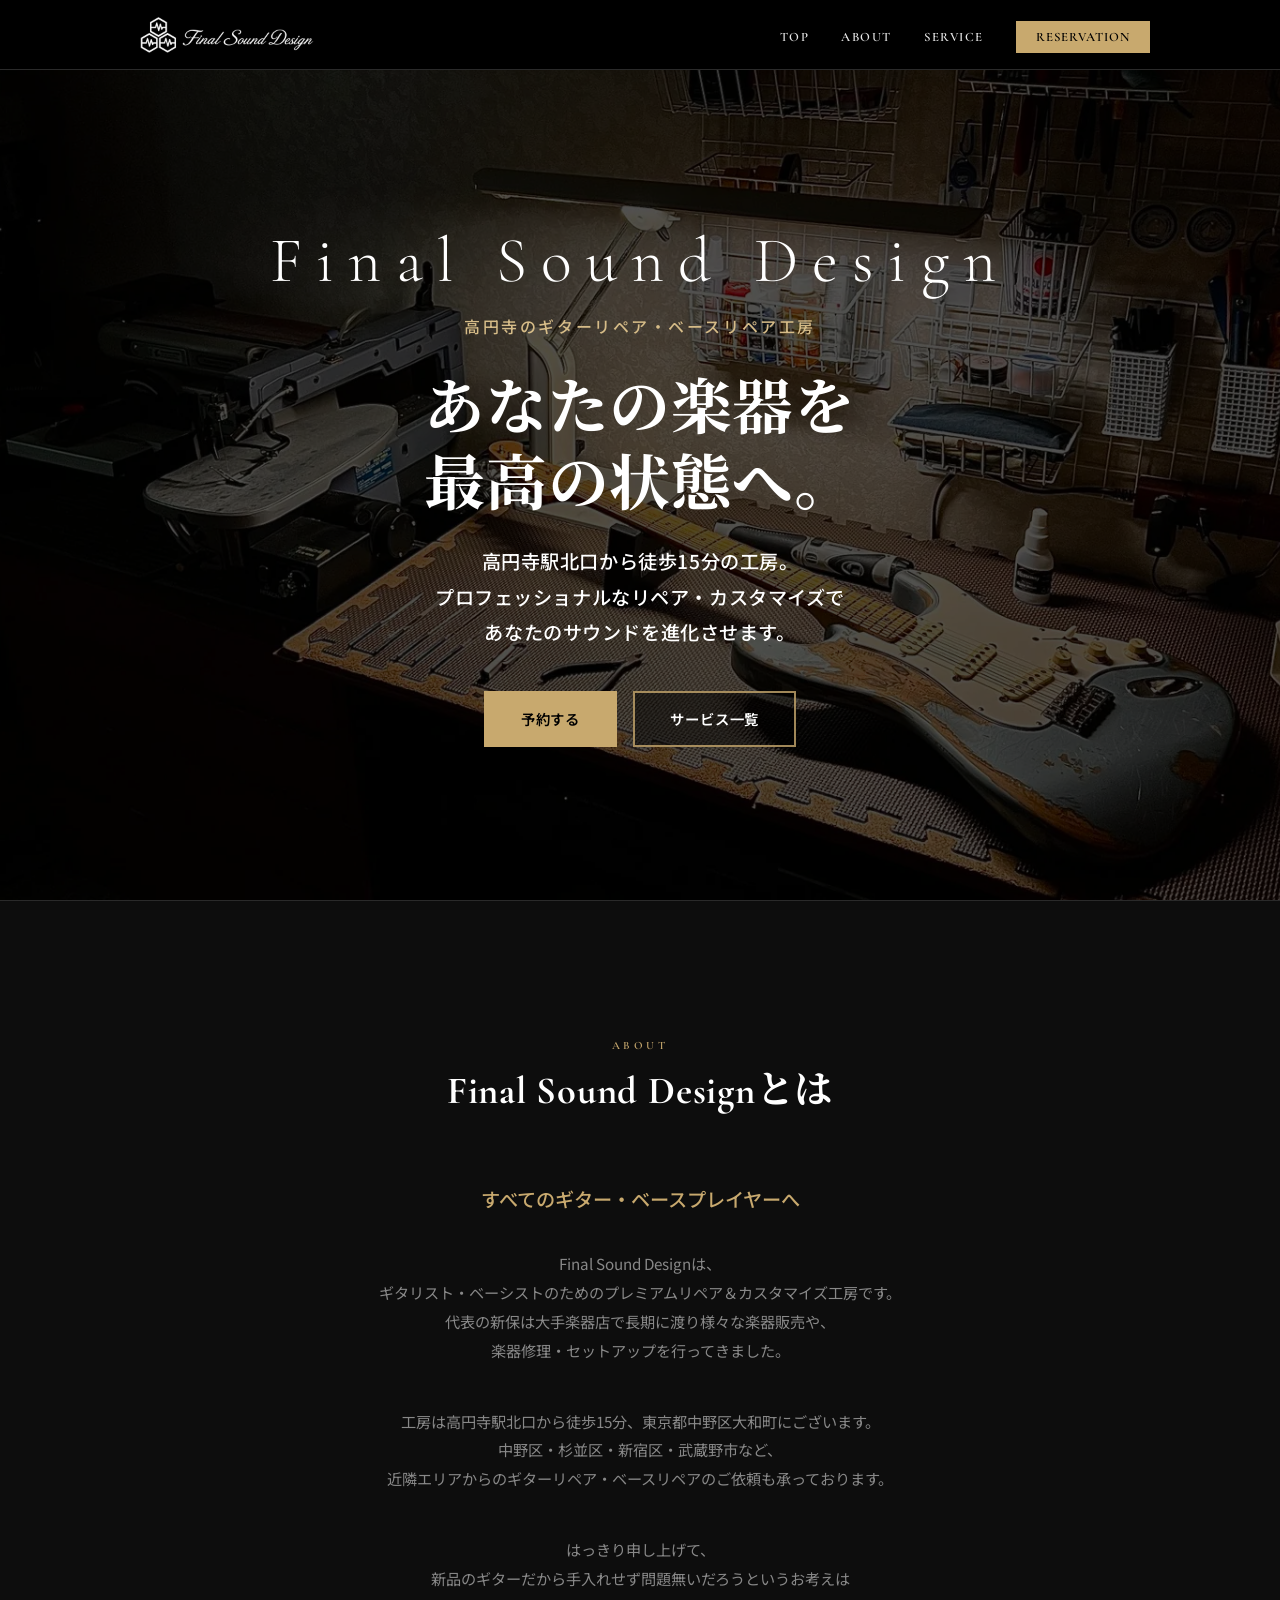
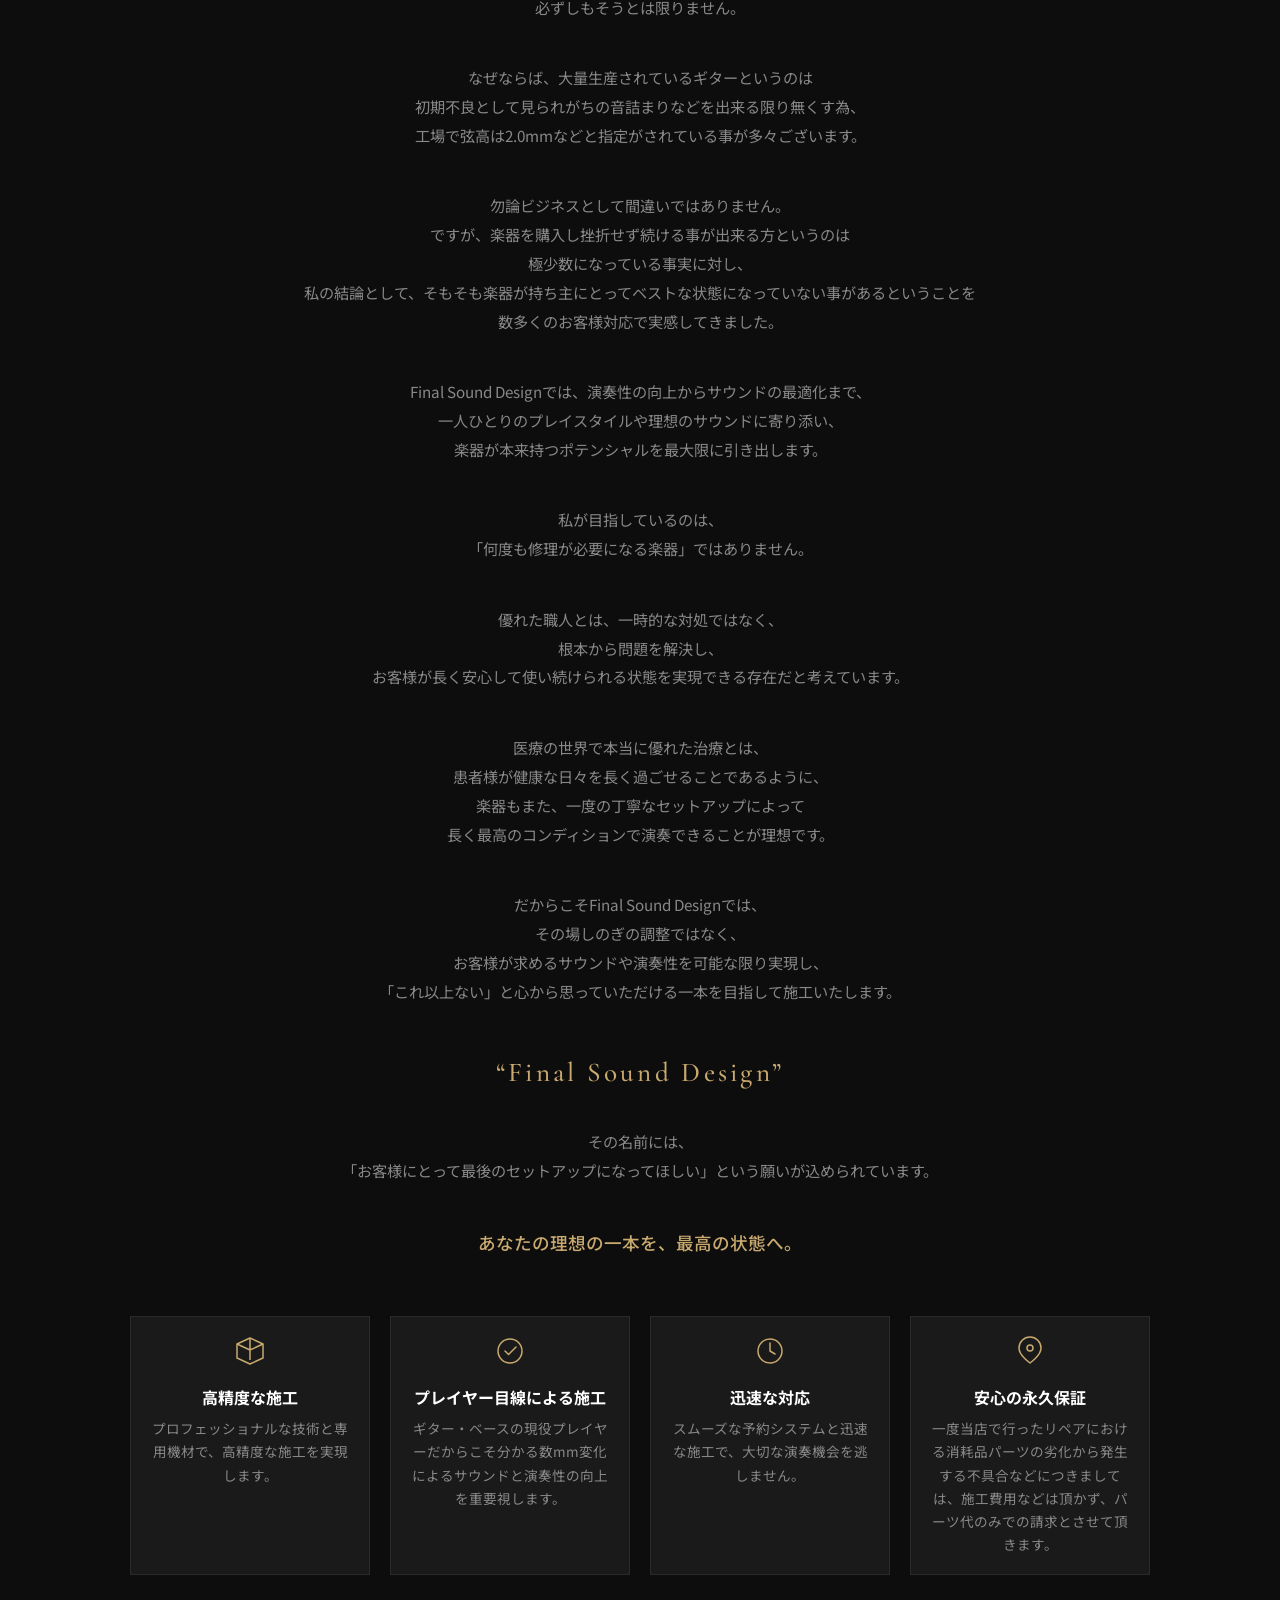
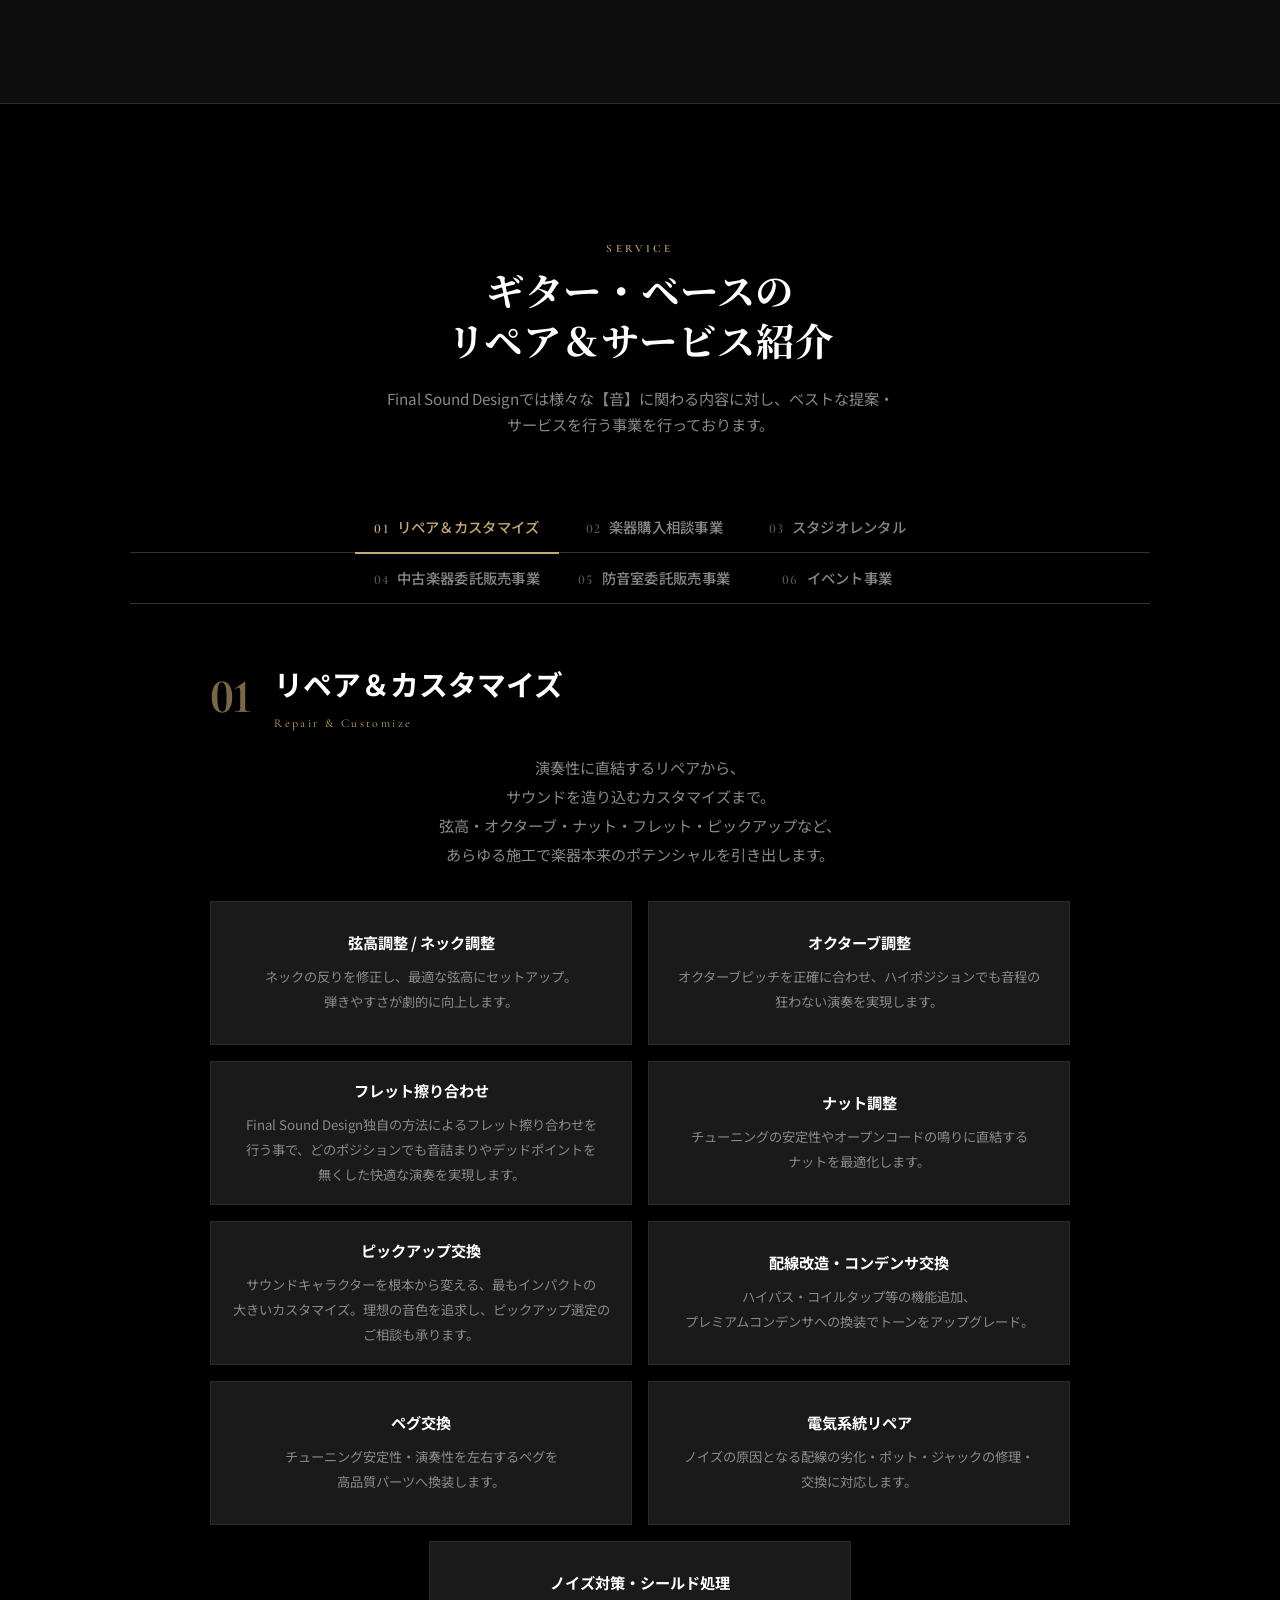
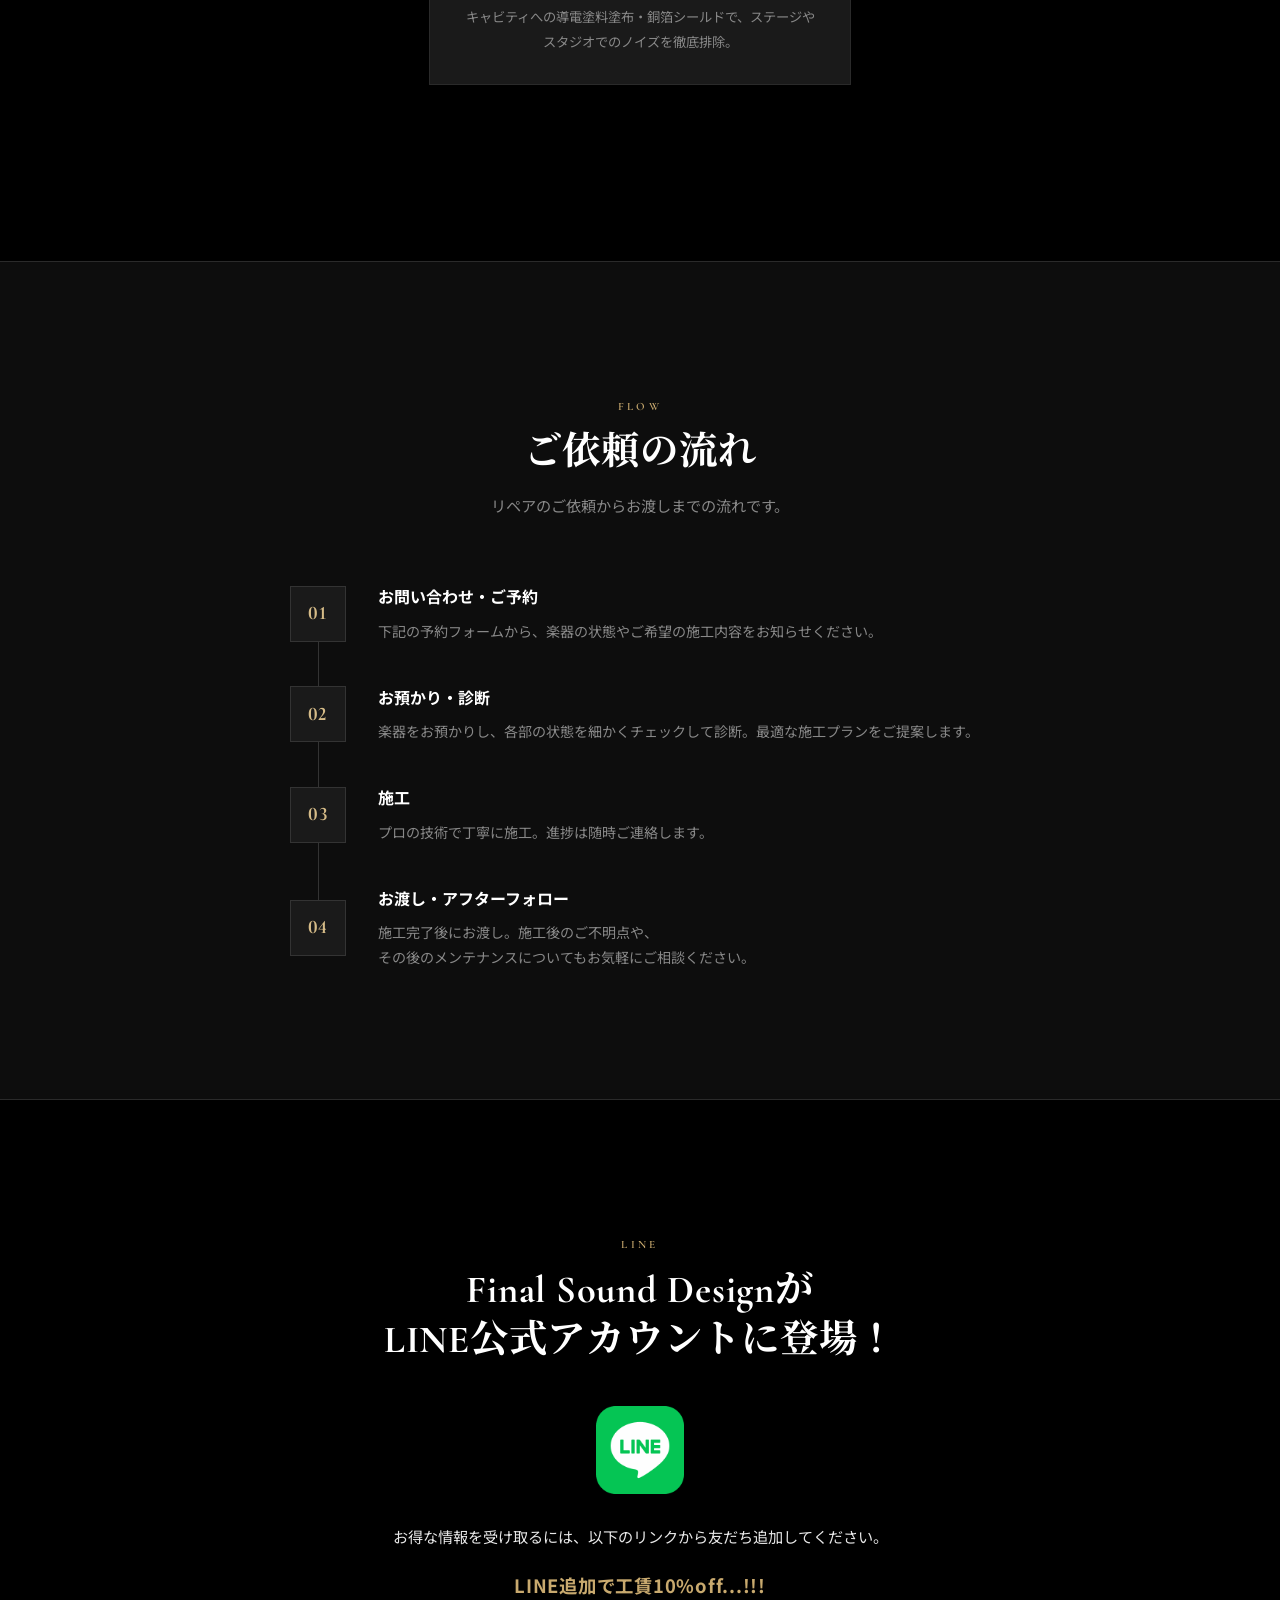
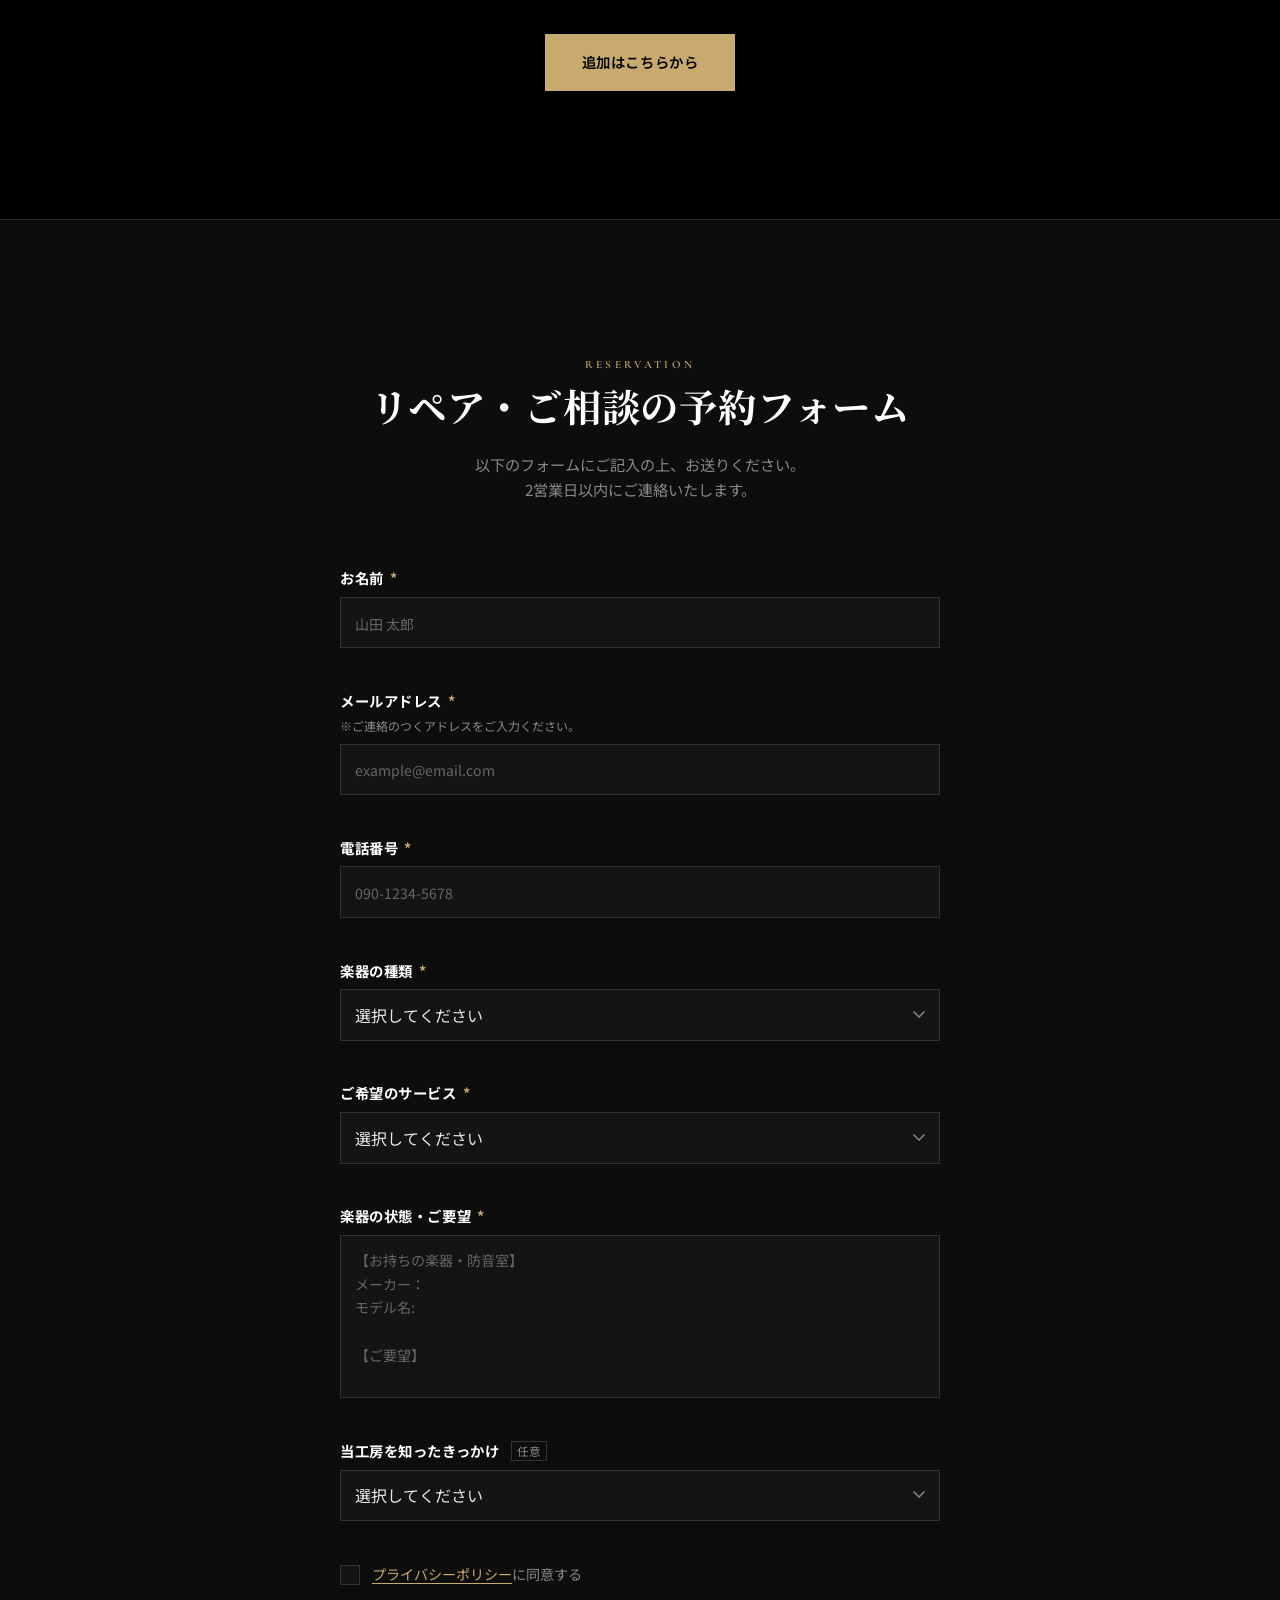
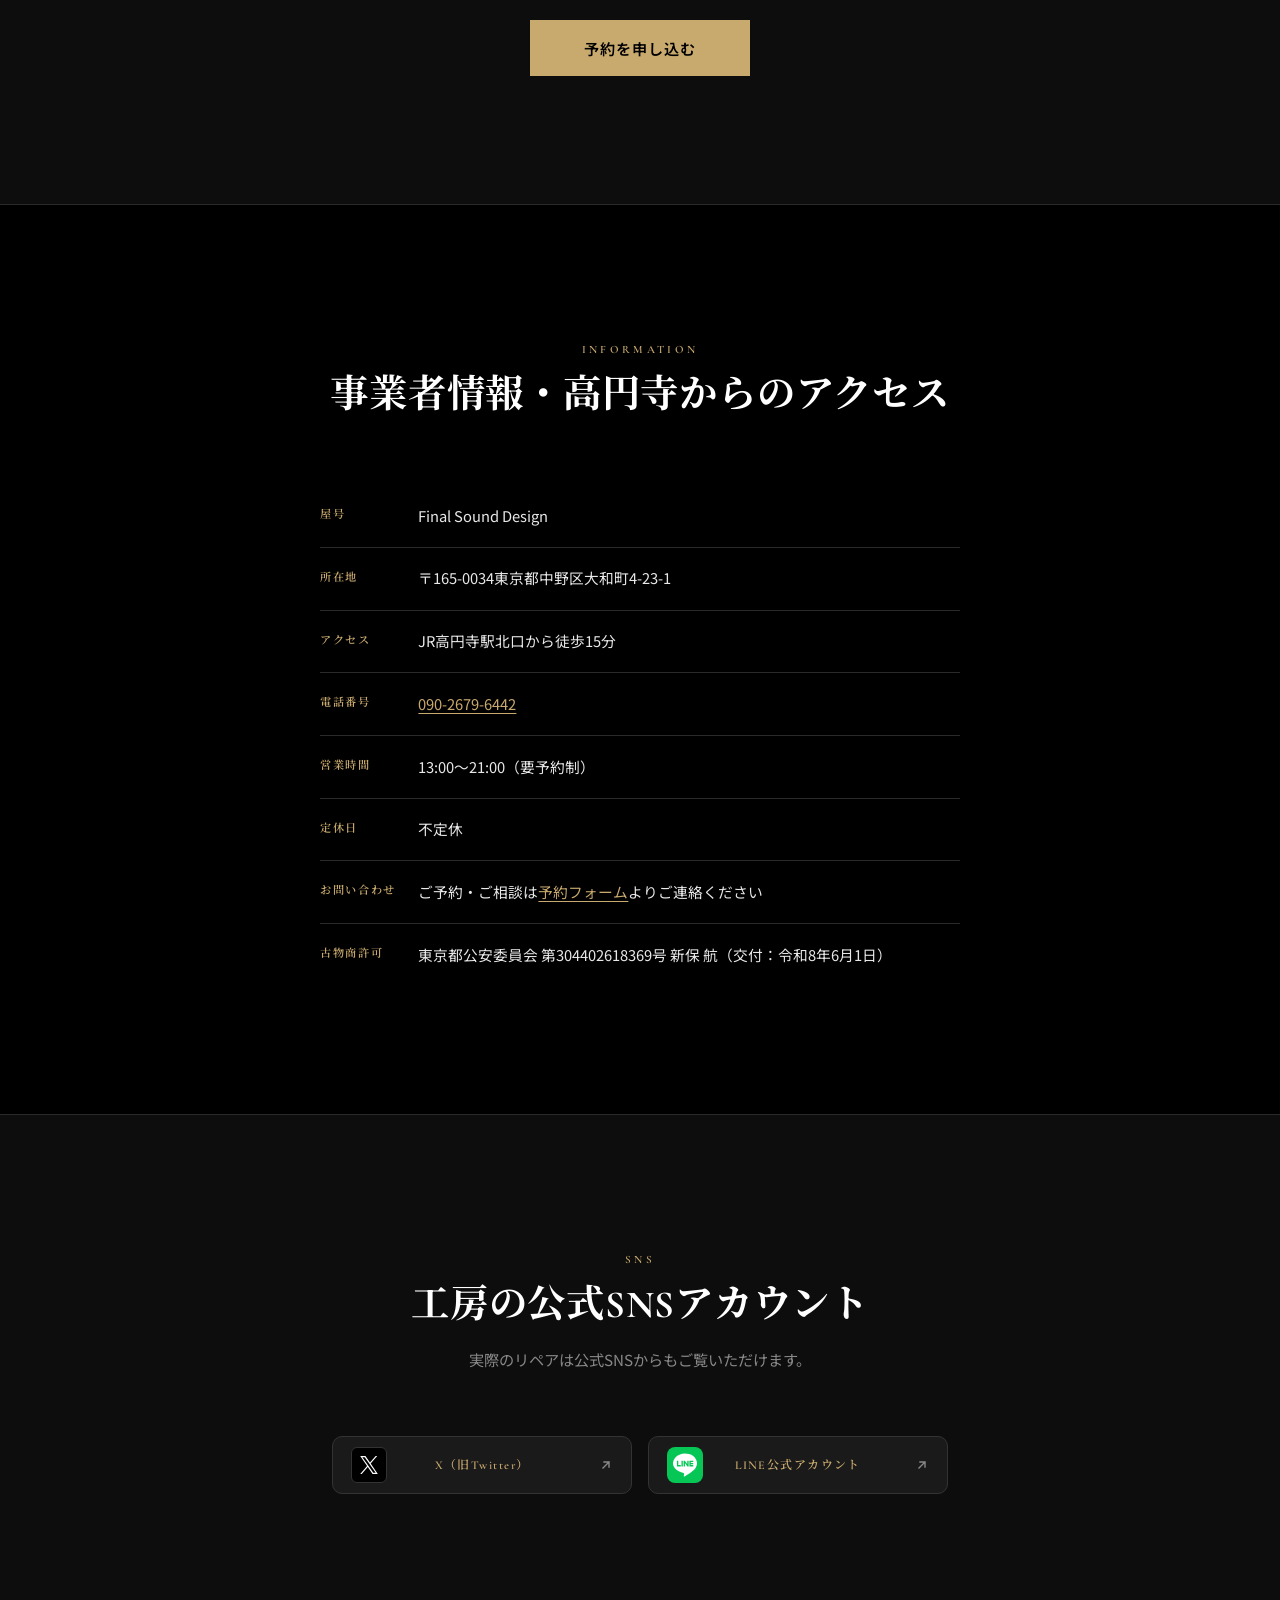
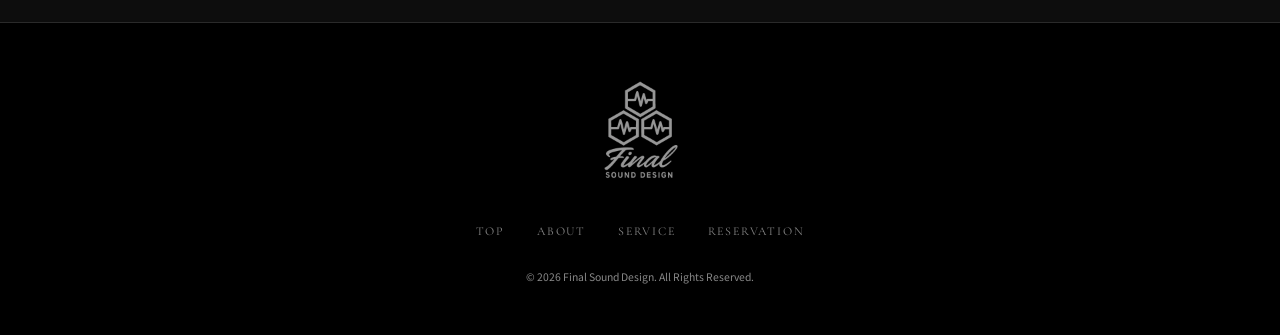
<file: index.html>
<!DOCTYPE html>
<html lang="ja">
<head>
  <meta charset="UTF-8">
  <meta name="viewport" content="width=device-width, initial-scale=1.0">
  <title>Final Sound Design | 高円寺駅北口徒歩15分のギターリペア・ベースリペア＆カスタマイズ</title>
  <meta name="description" content="Final Sound Designは、高円寺駅北口から徒歩15分（中野区大和町）のギターリペア・ベースリペアとカスタマイズの工房です。弦高・ネック調整やフレット擦り合わせから、施工後のメンテナンスのご相談まで。あなたの楽器を最高の状態へ。">
  <link rel="canonical" href="https://finalsounddesign.com/">
  <link rel="icon" href="image/favicon-96x96.png" type="image/png" sizes="96x96">
  <link rel="apple-touch-icon" href="image/apple-touch-icon.png">

  <!-- OGP -->
  <meta property="og:title" content="Final Sound Design | 高円寺駅北口徒歩15分のギターリペア・ベースリペア＆カスタマイズ">
  <meta property="og:description" content="高円寺駅北口から徒歩15分。ギター・ベースプレイヤーのためのプロフェッショナルなリペア・カスタマイズ工房です。あなたの楽器を最高の状態へ。">
  <meta property="og:type" content="website">
  <meta property="og:url" content="https://finalsounddesign.com/">
  <meta property="og:image" content="https://finalsounddesign.com/image/logo-square.png">

  <!-- Twitter Card -->
  <meta name="twitter:card" content="summary_large_image">
  <meta name="twitter:title" content="Final Sound Design | 高円寺駅北口徒歩15分のギターリペア・ベースリペア＆カスタマイズ">
  <meta name="twitter:description" content="高円寺駅北口から徒歩15分。ギター・ベースプレイヤーのためのプロフェッショナルなリペア・カスタマイズ工房です。">

  <!-- 構造化データ。中身は本文（事業者情報・リペアメニュー）に書いてあることだけにしておく。
       areaServed の地域名は ABOUT の一文が根拠なので、あっちを消すならこっちも消す -->
  <script type="application/ld+json">
  {
    "@context": "https://schema.org",
    "@type": "LocalBusiness",
    "@id": "https://finalsounddesign.com/#business",
    "name": "Final Sound Design",
    "description": "高円寺駅北口から徒歩15分にある、ギタリスト・ベーシストのためのプレミアムリペア＆カスタマイズ工房です。営業時間は13:00〜21:00（要予約制・不定休）。",
    "url": "https://finalsounddesign.com/",
    "image": [
      "https://finalsounddesign.com/image/hero-guitar-repair-workshop-koenji.jpg",
      "https://finalsounddesign.com/image/logo-square.png"
    ],
    "logo": "https://finalsounddesign.com/image/logo-square.png",
    "sameAs": [
      "https://x.com/FinalSoundWS",
      "https://lin.ee/Zl3L15E"
    ],
    "telephone": "+81-90-2679-6442",
    "address": {
      "@type": "PostalAddress",
      "postalCode": "165-0034",
      "addressRegion": "東京都",
      "addressLocality": "中野区",
      "streetAddress": "大和町4-23-1",
      "addressCountry": "JP"
    },
    "openingHoursSpecification": [
      {
        "@type": "OpeningHoursSpecification",
        "dayOfWeek": ["Monday", "Tuesday", "Wednesday", "Thursday", "Friday", "Saturday", "Sunday"],
        "opens": "13:00",
        "closes": "21:00"
      }
    ],
    "areaServed": [
      { "@type": "City", "name": "中野区" },
      { "@type": "City", "name": "杉並区" },
      { "@type": "City", "name": "新宿区" },
      { "@type": "City", "name": "武蔵野市" }
    ],
    "knowsAbout": [
      "ギター・ベースのリペア",
      "ギター・ベースのカスタマイズ",
      "セットアップ",
      "楽器購入相談",
      "スタジオレンタル",
      "中古楽器委託販売",
      "防音室委託販売"
    ],
    "makesOffer": [
      { "@type": "Offer", "itemOffered": { "@type": "Service", "name": "弦高調整 / ネック調整" } },
      { "@type": "Offer", "itemOffered": { "@type": "Service", "name": "オクターブ調整" } },
      { "@type": "Offer", "itemOffered": { "@type": "Service", "name": "フレット擦り合わせ" } },
      { "@type": "Offer", "itemOffered": { "@type": "Service", "name": "ナット調整" } },
      { "@type": "Offer", "itemOffered": { "@type": "Service", "name": "ピックアップ交換" } },
      { "@type": "Offer", "itemOffered": { "@type": "Service", "name": "配線改造・コンデンサ交換" } },
      { "@type": "Offer", "itemOffered": { "@type": "Service", "name": "ペグ交換" } },
      { "@type": "Offer", "itemOffered": { "@type": "Service", "name": "電気系統リペア" } },
      { "@type": "Offer", "itemOffered": { "@type": "Service", "name": "ノイズ対策・シールド処理" } }
    ]
  }
  </script>


  <!-- ヘッダーのロゴも先読み -->
  <link rel="preload" href="image/final-sound-design-logo.webp" as="image" type="image/webp">

  <!-- ヒーロー背景の静止画。最初に目に入るLCP要素なので先読みしておく -->
  <link rel="preload" href="image/hero-guitar-repair-workshop-koenji-1706.webp" as="image" type="image/webp" imagesrcset="image/hero-guitar-repair-workshop-koenji-800.webp 800w, image/hero-guitar-repair-workshop-koenji-1280.webp 1280w, image/hero-guitar-repair-workshop-koenji-1706.webp 1706w" imagesizes="(min-aspect-ratio: 16/9) 100vw, 178vh" fetchpriority="high">

  <!-- Google Fonts -->
  <link rel="preconnect" href="https://fonts.googleapis.com">
  <link rel="preconnect" href="https://fonts.gstatic.com" crossorigin>
  <link href="https://fonts.googleapis.com/css2?family=Cormorant+Garamond:wght@300;400;500;600;700&family=Noto+Sans+JP:wght@400;500;700&family=Noto+Serif+JP:wght@400;700&display=swap" rel="stylesheet">

  <link rel="stylesheet" href="style.css?v=7caa3a19">
</head>
<body>

  <header class="site-header" role="banner">
    <div class="header-inner container">
      <a href="#top" class="logo-link" aria-label="Final Sound Design トップへ">
        <picture>
          <source srcset="image/final-sound-design-logo.webp" type="image/webp">
          <img src="image/final-sound-design-logo.png" alt="Final Sound Design" width="192" height="64" class="logo-img">
        </picture>
      </a>
      <button class="nav-toggle" aria-label="メニューを開く" aria-expanded="false" aria-controls="global-nav">
        <span class="hamburger-bar"></span>
        <span class="hamburger-bar"></span>
        <span class="hamburger-bar"></span>
      </button>
      <nav id="global-nav" class="global-nav" aria-label="グローバルナビゲーション">
        <ul class="nav-list">
          <li><a href="#top" class="nav-link">TOP</a></li>
          <li><a href="#about" class="nav-link">ABOUT</a></li>
          <li><a href="#service" class="nav-link">SERVICE</a></li>
          <li><a href="#reserve" class="nav-link nav-link--cta">RESERVATION</a></li>
        </ul>
        <!-- スマホのメニューを開いたときだけ出る。SNSを足すときもURLを変えるときも、ページ下の #sns と head の sameAs と3か所そろえる（LINEは #line の告知も） -->
        <ul class="nav-sns" aria-label="SNS">
          <li class="nav-sns-item">
            <a href="https://x.com/FinalSoundWS" class="nav-sns-link" target="_blank" rel="noopener noreferrer" aria-label="X（旧Twitter）（Final Sound Design のアカウント）を新しいタブで開く">
              <span class="nav-sns-icon" aria-hidden="true">
                <svg width="24" height="24" viewBox="0 0 1200 1227" fill="currentColor" aria-hidden="true" focusable="false"><path d="M714.163 519.284L1160.89 0H1055.03L667.137 450.887L357.328 0H0L468.492 681.821L0 1226.37H105.866L515.491 750.218L842.672 1226.37H1200L714.163 519.284ZM569.165 687.828L521.697 619.934L144.011 79.6944H306.615L611.412 515.685L658.88 583.579L1055.08 1150.3H892.476L569.165 687.828Z"/></svg>
              </span>
            </a>
          </li>
          <li class="nav-sns-item">
            <a href="https://lin.ee/Zl3L15E" class="nav-sns-link" target="_blank" rel="noopener noreferrer" aria-label="LINE公式アカウント">
              <span class="nav-sns-icon nav-sns-icon--line" aria-hidden="true">
                <svg width="22" height="22" viewBox="0 0 1000 1000" aria-hidden="true" focusable="false"><rect width="1000" height="1000" rx="225" fill="#06C755"/><path fill="#fff" fill-rule="evenodd" d="M440 714C468 718 478 732 474 758L466 798C463 818 478 822 500 810C610 750 765 645 804 560A333 268 0 1 0 440 714ZM276 380H313V502H383V540H276ZM402 380H440V540H402ZM461 380H495L563 471V380H601V540H563V533L499 447V540H461ZM622 380H730V418H660V441H728V479H660V502H730V540H622Z"/></svg>
              </span>
            </a>
          </li>
        </ul>
      </nav>
    </div>
  </header>

  <main id="top">

    <section class="hero" aria-label="ヒーローセクション">
      <div class="hero-bg" aria-hidden="true">

        <!-- 今は静止画（リペア工房の作業台）を背景に敷いている。ページ最上部＝LCP要素なので head で先読み済み -->
        <img
          src="image/hero-guitar-repair-workshop-koenji-1706.webp"
          srcset="image/hero-guitar-repair-workshop-koenji-800.webp 800w, image/hero-guitar-repair-workshop-koenji-1280.webp 1280w, image/hero-guitar-repair-workshop-koenji-1706.webp 1706w"
          sizes="(min-aspect-ratio: 16/9) 100vw, 178vh"
          width="1706"
          height="960"
          alt="Final Sound Designのリペア工房。作業台に置かれたエレキギターと、壁に並ぶリペア用の工具"
          class="hero-image"
          fetchpriority="high"
          decoding="async"
        >

        <!-- 動画に戻す場合は下の src に動画パス（mp4推奨・1920×1080以上）を入れるだけ。再生が始まると静止画に重なって動画が前に出る -->
        <video
          id="hero-video"
          class="hero-video"
          src=""
          autoplay
          muted
          loop
          playsinline
          preload="none"
          aria-hidden="true"
        ></video>

        <div class="hero-video-overlay" aria-hidden="true"></div>
        <div class="hero-particle" id="particles-container" aria-hidden="true"></div>
      </div>
      <div class="hero-content container">
        <div class="hero-logo-wrap">
          <h1 class="hero-heading">
            <span class="hero-brand-name">Final Sound Design</span>
            <span class="hero-brand-desc">高円寺のギターリペア・ベースリペア工房</span>
          </h1>
        </div>
        <p class="hero-title">あなたの楽器を<br>最高の状態へ。</p>
        <p class="hero-sub">高円寺駅北口から徒歩15分の工房。<br>プロフェッショナルな<br class="mobile-break">リペア・カスタマイズで<br>あなたのサウンドを進化させます。</p>
        <div class="hero-actions">
          <a href="#reserve" class="btn btn-primary">予約する</a>
          <a href="#service" class="btn btn-ghost">サービス一覧</a>
        </div>
      </div>

    </section>

    <section class="about section" id="about" aria-labelledby="about-heading">
      <div class="container">
        <div class="section-header">
          <span class="section-label">ABOUT</span>
          <h2 id="about-heading" class="section-title">Final Sound Designとは</h2>
        </div>
        <div class="about-message">
          <p class="about-lead">すべての<br class="mobile-break">ギター・ベースプレイヤーへ</p>
          <p>Final Sound Designは、<br>ギタリスト・ベーシストのための<br class="mobile-break">プレミアムリペア＆<br class="mobile-break">カスタマイズ工房です。<br>代表の新保は大手楽器店で<br class="mobile-break">長期に渡り様々な楽器販売や、<br>楽器修理・セットアップを<br class="mobile-break">行ってきました。</p>
          <p>工房は高円寺駅北口から徒歩15分、<br class="mobile-break">東京都中野区大和町にございます。<br>中野区・杉並区・<br class="mobile-break">新宿区・武蔵野市など、<br>近隣エリアからの<br class="mobile-break">ギターリペア・ベースリペアの<br class="mobile-break">ご依頼も承っております。</p>
          <p>はっきり申し上げて、<br>新品のギターだから手入れせず<br class="mobile-break">問題無いだろうというお考えは<br>必ずしもそうとは限りません。</p>
          <p>なぜならば、<br class="mobile-break">大量生産されているギターというのは<br>初期不良として見られがちの<br class="mobile-break">音詰まりなどを出来る限り無くす為、<br>工場で弦高は2.0mmなどと<br class="mobile-break">指定がされている事が多々ございます。</p>
          <p>勿論ビジネスとして<br class="mobile-break">間違いではありません。<br>ですが、楽器を購入し<br class="mobile-break">挫折せず続ける事が出来る方というのは<br>極少数になっている事実に対し、<br>私の結論として、そもそも<br class="mobile-break">楽器が持ち主にとってベストな状態に<br class="mobile-break">なっていない事があるということを<br>数多くのお客様対応で<br class="mobile-break">実感してきました。</p>
          <p>Final Sound Designでは、<br class="mobile-break">演奏性の向上から<br class="mobile-break">サウンドの最適化まで、<br>一人ひとりのプレイスタイルや<br class="mobile-break">理想のサウンドに寄り添い、<br>楽器が本来持つポテンシャルを<br class="mobile-break">最大限に引き出します。</p>
          <p>私が目指しているのは、<br>「何度も修理が必要になる楽器」<br class="mobile-break">ではありません。</p>
          <p>優れた職人とは、<br class="mobile-break">一時的な対処ではなく、<br>根本から問題を解決し、<br>お客様が長く安心して使い続けられる<br class="mobile-break">状態を実現できる存在だと<br class="mobile-break">考えています。</p>
          <p>医療の世界で本当に優れた治療とは、<br>患者様が健康な日々を<br class="mobile-break">長く過ごせることであるように、<br>楽器もまた、<br class="mobile-break">一度の丁寧なセットアップによって<br>長く最高のコンディションで<br class="mobile-break">演奏できることが理想です。</p>
          <p>だからこそFinal Sound Designでは、<br>その場しのぎの調整ではなく、<br>お客様が求めるサウンドや<br class="mobile-break">演奏性を可能な限り実現し、<br>「これ以上ない」と<br class="mobile-break">心から思っていただける<br class="mobile-break">一本を目指して施工いたします。</p>
          <p class="about-signature">&ldquo;Final Sound Design&rdquo;</p>
          <p>その名前には、<br>「お客様にとって<br class="mobile-break">最後のセットアップになってほしい」<br class="mobile-break">という願いが込められています。</p>
          <p class="about-closing">あなたの理想の一本を、<br class="mobile-break">最高の状態へ。</p>
        </div>

        <div class="about-features">
          <div class="feature-card">
            <div class="feature-icon" aria-hidden="true">
              <svg width="32" height="32" viewBox="0 0 32 32" fill="none" aria-hidden="true"><path d="M16 3L3 9v14l13 6 13-6V9L16 3z" stroke="currentColor" stroke-width="1.5" stroke-linejoin="round"/><path d="M16 3v22M3 9l13 6 13-6" stroke="currentColor" stroke-width="1.5" stroke-linejoin="round"/></svg>
            </div>
            <h3 class="feature-title">高精度な施工</h3>
            <p class="feature-desc">プロフェッショナルな技術と<br class="mobile-break">専用機材で、<br class="mobile-break">高精度な施工を実現します。</p>
          </div>
          <div class="feature-card">
            <div class="feature-icon" aria-hidden="true">
              <svg width="32" height="32" viewBox="0 0 32 32" fill="none" aria-hidden="true"><path d="M16 4a12 12 0 100 24 12 12 0 000-24z" stroke="currentColor" stroke-width="1.5"/><path d="M11 16l3.5 3.5L22 12" stroke="currentColor" stroke-width="1.5" stroke-linecap="round" stroke-linejoin="round"/></svg>
            </div>
            <h3 class="feature-title">プレイヤー目線による施工</h3>
            <p class="feature-desc">ギター・ベースの<br class="mobile-break">現役プレイヤーだからこそ分かる<br class="mobile-break">数mm変化によるサウンドと<br class="mobile-break">演奏性の向上を重要視します。</p>
          </div>
          <div class="feature-card">
            <div class="feature-icon" aria-hidden="true">
              <svg width="32" height="32" viewBox="0 0 32 32" fill="none" aria-hidden="true"><circle cx="16" cy="16" r="12" stroke="currentColor" stroke-width="1.5"/><path d="M16 8v8l5 3" stroke="currentColor" stroke-width="1.5" stroke-linecap="round"/></svg>
            </div>
            <h3 class="feature-title">迅速な対応</h3>
            <p class="feature-desc">スムーズな予約システムと<br class="mobile-break">迅速な施工で、<br class="mobile-break">大切な演奏機会を逃しません。</p>
          </div>
          <div class="feature-card">
            <div class="feature-icon" aria-hidden="true">
              <svg width="32" height="32" viewBox="0 0 32 32" fill="none" aria-hidden="true"><path d="M16 28s-11-7.5-11-15a11 11 0 0122 0c0 7.5-11 15-11 15z" stroke="currentColor" stroke-width="1.5"/><circle cx="16" cy="13" r="3" stroke="currentColor" stroke-width="1.5"/></svg>
            </div>
            <h3 class="feature-title">安心の永久保証</h3>
            <p class="feature-desc">一度当店で行ったリペアにおける<br class="mobile-break">消耗品パーツの劣化から発生する<br class="mobile-break">不具合などにつきましては、<br class="mobile-break">施工費用などは頂かず、<br class="mobile-break">パーツ代のみでの請求と<br class="mobile-break">させて頂きます。</p>
          </div>
        </div>
      </div>
    </section>

    <section class="service section" id="service" aria-labelledby="service-heading">
      <div class="container">
        <div class="section-header">
          <span class="section-label">SERVICE</span>
          <h2 id="service-heading" class="section-title">ギター・ベースの<br>リペア＆サービス紹介</h2>
          <p class="section-desc">Final Sound Designでは<br class="mobile-break">様々な【音】に関わる内容に対し、<br class="mobile-break">ベストな提案・サービスを<br class="mobile-break">行う事業を行っております。</p>
        </div>

        <div class="service-tabs" role="tablist" aria-label="サービス事業の切り替え">
          <button type="button" class="service-tab" role="tab" id="tab-repair" aria-selected="true" aria-controls="panel-repair">
            <span class="service-tab-num" aria-hidden="true">01</span><span class="service-tab-label">リペア＆カスタマイズ</span>
          </button>
          <button type="button" class="service-tab" role="tab" id="tab-purchase" aria-selected="false" aria-controls="panel-purchase" tabindex="-1">
            <span class="service-tab-num" aria-hidden="true">02</span><span class="service-tab-label">楽器購入相談事業</span>
          </button>
          <button type="button" class="service-tab" role="tab" id="tab-studio" aria-selected="false" aria-controls="panel-studio" tabindex="-1">
            <span class="service-tab-num" aria-hidden="true">03</span><span class="service-tab-label">スタジオレンタル</span>
          </button>
          <button type="button" class="service-tab" role="tab" id="tab-consignment" aria-selected="false" aria-controls="panel-consignment" tabindex="-1">
            <span class="service-tab-num" aria-hidden="true">04</span><span class="service-tab-label">中古楽器委託販売事業</span>
          </button>
          <button type="button" class="service-tab" role="tab" id="tab-soundproof" aria-selected="false" aria-controls="panel-soundproof" tabindex="-1">
            <span class="service-tab-num" aria-hidden="true">05</span><span class="service-tab-label">防音室委託販売事業</span>
          </button>
          <button type="button" class="service-tab" role="tab" id="tab-events" aria-selected="false" aria-controls="panel-events" tabindex="-1">
            <span class="service-tab-num" aria-hidden="true">06</span><span class="service-tab-label">イベント事業</span>
          </button>
        </div>

        <div class="service-panels">

        <div class="service-panel" id="panel-repair" role="tabpanel" aria-labelledby="tab-repair" tabindex="0">
        <div class="service-block" id="repair">
          <div class="service-block-header">
            <span class="service-number" aria-hidden="true">01</span>
            <div>
              <h3 class="service-block-title">リペア＆カスタマイズ</h3>
              <p class="service-block-sub">Repair &amp; Customize</p>
            </div>
          </div>
          <p class="service-block-desc">
            演奏性に直結するリペアから、<br>サウンドを造り込むカスタマイズまで。<br>弦高・オクターブ・ナット・フレット・<br class="mobile-break">ピックアップなど、<br>あらゆる施工で<br class="mobile-break">楽器本来のポテンシャルを<br class="mobile-break">引き出します。
          </p>
          <ul class="service-list" aria-label="リペア＆カスタマイズメニュー">
            <li class="service-item">
              <div class="service-item-inner">
                <h4 class="service-item-name">弦高調整 / ネック調整</h4>
                <p class="service-item-desc">ネックの反りを修正し、<br class="mobile-break">最適な弦高にセットアップ。<br class="mobile-break">弾きやすさが劇的に向上します。</p>
              </div>
            </li>
            <li class="service-item">
              <div class="service-item-inner">
                <h4 class="service-item-name">オクターブ調整</h4>
                <p class="service-item-desc">オクターブピッチを正確に合わせ、<br class="mobile-break">ハイポジションでも<br class="mobile-break">音程の狂わない演奏を実現します。</p>
              </div>
            </li>
            <li class="service-item">
              <div class="service-item-inner">
                <h4 class="service-item-name">フレット擦り合わせ</h4>
                <p class="service-item-desc">Final Sound Design独自の<br class="mobile-break">方法によるフレット擦り合わせを<br class="mobile-break">行う事で、どのポジションでも<br class="mobile-break">音詰まりやデッドポイントを無くした<br class="mobile-break">快適な演奏を実現します。</p>
              </div>
            </li>
            <li class="service-item">
              <div class="service-item-inner">
                <h4 class="service-item-name">ナット調整</h4>
                <p class="service-item-desc">チューニングの安定性や<br class="mobile-break">オープンコードの鳴りに<br class="mobile-break">直結するナットを最適化します。</p>
              </div>
            </li>
            <li class="service-item">
              <div class="service-item-inner">
                <h4 class="service-item-name">ピックアップ交換</h4>
                <p class="service-item-desc">サウンドキャラクターを<br class="pickup-narrow-break">根本から変える、<br class="mobile-break">最もインパクトの大きいカスタマイズ。<br class="mobile-break">理想の音色を追求し、<br class="mobile-break">ピックアップ選定のご相談も承ります。</p>
              </div>
            </li>
            <li class="service-item">
              <div class="service-item-inner">
                <h4 class="service-item-name">配線改造・コンデンサ交換</h4>
                <p class="service-item-desc">ハイパス・コイルタップ等の<br class="mobile-break">機能追加、<br class="mobile-break">プレミアムコンデンサへの換装で<br class="mobile-break">トーンをアップグレード。</p>
              </div>
            </li>
            <li class="service-item">
              <div class="service-item-inner">
                <h4 class="service-item-name">ペグ交換</h4>
                <p class="service-item-desc">チューニング安定性・演奏性を<br class="mobile-break">左右するペグを<br class="mobile-break">高品質パーツへ換装します。</p>
              </div>
            </li>
            <li class="service-item">
              <div class="service-item-inner">
                <h4 class="service-item-name">電気系統リペア</h4>
                <p class="service-item-desc">ノイズの原因となる配線の劣化・<br class="mobile-break">ポット・ジャックの<br class="mobile-break">修理・交換に対応します。</p>
              </div>
            </li>
            <li class="service-item">
              <div class="service-item-inner">
                <h4 class="service-item-name">ノイズ対策・シールド処理</h4>
                <p class="service-item-desc">キャビティへの導電塗料塗布・<br class="mobile-break">銅箔シールドで、<br class="mobile-break">ステージやスタジオでの<br class="mobile-break">ノイズを徹底排除。</p>
              </div>
            </li>
          </ul>
        </div>

        </div>

        <div class="service-panel" id="panel-purchase" role="tabpanel" aria-labelledby="tab-purchase" tabindex="0" hidden>
        <div class="service-block" id="purchase-consulting">
          <div class="service-block-header">
            <span class="service-number" aria-hidden="true">02</span>
            <div>
              <h3 class="service-block-title">楽器購入相談事業</h3>
              <p class="service-block-sub">Instrument Purchase Consulting</p>
            </div>
          </div>
          <div class="service-block-body">
            <p>様々な分野における販売店において、<br>お店側は利益率の高い商品を<br class="mobile-break">何よりも優先してご案内するという<br class="mobile-break">現実がございます。<br>しかしFinal Sound Designでは、<br class="mobile-break">長期でトップセールスマンであり<br>個々のお客様の理想のトーンに対する<br class="mobile-break">理解に定評のあった自分が、<br>本音でお客様にあった楽器を<br class="mobile-break">案内させて頂きます。</p>
            <p>現代における楽器の値上げ率が<br class="mobile-break">正直異常であると思われている<br class="mobile-break">消費者の方が、<br>近年たくさんいらっしゃいます。<br>楽器購入における予算は抑えたい、<br>かといって中古楽器の購入は<br class="mobile-break">怖い方も多々おられるでしょう。</p>
            <p>そんな方に向けて<br class="mobile-break">Final Sound Designでは、<br>楽器購入までのサポートと<br class="mobile-break">購入楽器の基本調整<br class="mobile-break">無償サービスを行います。</p>
            <p>中古商品とは、物さえ適切に選べれば<br>自分に合った物を割安で手にすることが<br class="mobile-break">出来る優れた選択肢であり、<br>ご相談から調整までを請け負うことで、<br>しっかりご不安を解消しつつお客様が<br class="mobile-break">最良の楽器を割安で手に入れられる<br class="mobile-break">お手伝いをいたします。</p>
          </div>
        </div>

        </div>

        <div class="service-panel" id="panel-studio" role="tabpanel" aria-labelledby="tab-studio" tabindex="0" hidden>
        <div class="service-block" id="studio">
          <div class="service-block-header">
            <span class="service-number" aria-hidden="true">03</span>
            <div>
              <h3 class="service-block-title">スタジオレンタル</h3>
              <p class="service-block-sub">Studio Rental</p>
            </div>
          </div>
          <div class="service-block-body">
            <p>ハーラウフラオアロハラニ・<br class="mobile-break">Final Sound Designが<br class="mobile-break">運営しているレンタルスタジオです。<br>場所は工房と同じ、<br class="mobile-break">高円寺駅北口から徒歩15分<br class="mobile-break">（東京都中野区大和町）です。</p>
            <p>フラダンスの個人練習・団体練習や、<br>ほかのダンス練習などでの<br class="mobile-break">ご利用が可能です。</p>
            <p>直近では<br class="mobile-break">声優業をされている方々による<br>発声練習やセミナー・<br class="mobile-break">レコーディングなど、<br>幅広い分野で<br class="mobile-break">ご利用いただいております。</p>
          </div>

          <div class="studio-price">
            <h4 class="studio-heading" id="studio-price-heading">料金<span class="studio-heading-note">ダンススタジオ／<br class="mobile-break">防音・レコーディングスタジオ共通</span></h4>
            <table class="studio-price-table" aria-labelledby="studio-price-heading">
              <thead>
                <tr>
                  <th scope="col">ご利用区分</th>
                  <th scope="col">料金（税込）</th>
                </tr>
              </thead>
              <tbody>
                <tr>
                  <th scope="row">個人利用</th>
                  <td><span class="studio-price-amount">1,000</span><span class="studio-price-yen">円</span><span class="studio-price-unit">／1時間</span></td>
                </tr>
                <tr>
                  <th scope="row">個人利用（2名）</th>
                  <td><span class="studio-price-amount">2,000</span><span class="studio-price-yen">円</span><span class="studio-price-unit">／1時間</span></td>
                </tr>
                <tr>
                  <th scope="row">団体利用</th>
                  <td><span class="studio-price-amount">3,500</span><span class="studio-price-yen">円</span><span class="studio-price-unit">／1時間</span></td>
                </tr>
                <tr>
                  <th scope="row">商業利用</th>
                  <td><span class="studio-price-ask">要相談</span></td>
                </tr>
              </tbody>
            </table>
          </div>

          <div class="studio-rooms">
            <div class="studio-room">
              <h4 class="studio-room-title">ダンススタジオ</h4>
              <dl class="studio-room-hours">
                <dt>利用可能時間</dt>
                <dd>10時〜22時</dd>
              </dl>
              <h5 class="studio-room-label">スタジオ常設品</h5>
              <ul class="studio-room-items">
                <li>モニターテレビ</li>
                <li>長机×2</li>
                <li>椅子×10</li>
                <li>譜面台</li>
                <li>Bluetooth 受信機能付きスピーカー</li>
              </ul>
            </div>

            <div class="studio-room">
              <h4 class="studio-room-title">防音・レコーディングスタジオ</h4>
              <dl class="studio-room-hours">
                <dt>利用可能時間</dt>
                <dd>10時〜22時</dd>
              </dl>
              <h5 class="studio-room-label">スタジオ常設品</h5>
              <ul class="studio-room-items">
                <li>モニターテレビ</li>
                <li>作業用机</li>
                <li>椅子</li>
                <li>譜面台</li>
              </ul>
              <h5 class="studio-room-label" id="studio-gear-label">レコーディング機材</h5>
              <table class="studio-gear" aria-labelledby="studio-gear-label">
                <tbody>
                  <tr>
                    <th scope="row">オーディオ<br class="mobile-break">インターフェイス</th>
                    <td>SSL 2 + mk2</td>
                  </tr>
                  <tr>
                    <th scope="row">コンデンサー<br class="mobile-break">マイク</th>
                    <td>Neumann TLM&nbsp;103 クローン</td>
                  </tr>
                  <tr>
                    <th scope="row">ポップガード</th>
                    <td>STEDMAN PROSCREEN PS101</td>
                  </tr>
                  <tr>
                    <th scope="row">リフレクション<br class="mobile-break">フィルター</th>
                    <td>sE Electronics RF-X Reflexion Filter</td>
                  </tr>
                </tbody>
              </table>
            </div>
          </div>
          <p class="studio-note">※ それ以外の内容については<br class="mobile-break">原則ご自身で用意をお願い致します。</p>

          <div class="studio-contact">
            <h4 class="studio-heading">ご予約・お問い合わせ</h4>
            <div class="studio-reserve">
              <!-- スタジオ専用の予約ページに飛ばす -->
              <a href="https://booking.finalsounddesign.com/" class="btn btn-primary" target="_blank" rel="noopener noreferrer">予約ページへ</a>
            </div>
            <p class="studio-contact-lead">不明点や事前確認などをされたい方は<br>お気軽に下記の連絡先より<br class="mobile-break">ご連絡くださいませ。</p>
            <dl class="studio-contact-list">
              <div class="studio-contact-row">
                <dt class="studio-contact-term">電話番号</dt>
                <dd class="studio-contact-desc"><a href="tel:09026796442" class="info-link">090-2679-6442</a></dd>
              </div>
              <div class="studio-contact-row">
                <dt class="studio-contact-term">メールアドレス</dt>
                <dd class="studio-contact-desc"><a href="mailto:final.sound.design331@gmail.com" class="info-link">final.sound.design331<wbr>@gmail.com</a></dd>
              </div>
              <div class="studio-contact-row">
                <dt class="studio-contact-term">代表</dt>
                <dd class="studio-contact-desc">新保 航（シンボ ワタル）<span class="studio-contact-sub">Final Sound Design 代表 /<br class="mobile-break"> ハーラウフラオアロハラニ Web管理担当</span></dd>
              </div>
            </dl>
          </div>
        </div>

        </div>

        <div class="service-panel" id="panel-consignment" role="tabpanel" aria-labelledby="tab-consignment" tabindex="0" hidden>
        <div class="service-block" id="consignment">
          <div class="service-block-header">
            <span class="service-number" aria-hidden="true">04</span>
            <div>
              <h3 class="service-block-title">中古楽器委託販売事業</h3>
              <p class="service-block-sub">Used Instrument Consignment</p>
            </div>
          </div>
          <div class="service-block-body">
            <p>Final Sound Designは<br class="mobile-break">古物商販売の許可を得ております。<br>（登録番号：東京都公安委員会 <br class="mobile-break">第304402618369号）</p>
            <p>お持ちの楽器を売りたい…<br>でも売った後にクレームなどが出たら<br class="mobile-break">どうしよう…<br>自分ではやり取りなどが面倒….<br>でも少しでも高く売りたい…</p>
            <p>トップセールスマンでもあった<br class="mobile-break">私だからこそ<br>高く売る方法を熟知しております。</p>
            <p>仮に現状不良などがあったとしても、<br>実売時に当店が修理を施すことが<br class="mobile-break">可能です。</p>
            <p>お客様の楽器を預かり、<br>代理販売をさせて頂くサービスです。<br>是非ご活用くださいませ。</p>
          </div>
          <div class="license-box">
            <span class="license-label">許可情報</span>
            <span class="license-value">登録者：新保 航／交付：令和8年6月1日</span>
          </div>
        </div>

        </div>

        <div class="service-panel" id="panel-soundproof" role="tabpanel" aria-labelledby="tab-soundproof" tabindex="0" hidden>
        <div class="service-block" id="soundproof">
          <div class="service-block-header">
            <span class="service-number" aria-hidden="true">05</span>
            <div>
              <h3 class="service-block-title">防音室委託販売事業</h3>
              <p class="service-block-sub">Soundproof Room Consignment</p>
            </div>
          </div>
          <div class="service-block-body">
            <p>代表は大手楽器店勤務時代に<br>防音室販売を多々経験しております。</p>
            <p>防音室の購入は生活空間を<br class="mobile-break">購入する事でもあり<br>大変高価なお買い物に<br class="mobile-break">なるかと思われます。</p>
            <p>購入したものの引っ越し先では<br class="mobile-break">置くことが<br class="mobile-break">出来なくなってしまった…<br>売りに出そうとしたら想像以上に<br class="mobile-break">安い価格帯だった…</p>
            <p>そんなご不安を解消し、<br>所有者様は少しでも高く売りたい。<br>購入者様は少しでも安く購入したい。<br>そんな希望を実現させて頂きます。</p>
          </div>
        </div>

        </div>

        <div class="service-panel" id="panel-events" role="tabpanel" aria-labelledby="tab-events" tabindex="0" hidden>
        <div class="service-block" id="events">
          <div class="service-block-header">
            <span class="service-number" aria-hidden="true">06</span>
            <div>
              <h3 class="service-block-title">イベント事業</h3>
              <p class="service-block-sub">Events</p>
            </div>
          </div>
          <div class="service-block-body">
            <p>エレキギター・エレキベースにおける<br>音作りの方法を教えるイベントなどを<br class="mobile-break">開催しております。</p>
            <p>このような音が作りたい等、<br>事前に提示して頂ければ理想の<br class="mobile-break">エフェクター購入などがスムーズです。</p>
            <p>目の前で実演させて頂くことで<br>納得感を得られるのがオフラインの<br class="mobile-break">何よりの長所だと考えており、<br>Final Sound Designでは<br class="mobile-break">このような試みも積極的に<br class="mobile-break">行っております。</p>
            <p>ぜひ生の現場で、<br>失敗の無いお買い物を<br class="mobile-break">ご提案させてください。</p>
          </div>
          <div class="event-box">
            <h4 class="event-box-title">プロアーティスト<br class="mobile-break">共同ファン交流<br class="mobile-break">イベント企画</h4>
            <p class="event-box-desc">プロアーティストを招いての様々なイベントを行います。</p>
            <div class="event-schedule">
              <span class="event-schedule-label">イベント予定</span>
              <p class="event-schedule-name">GALNERYUS 楽曲演奏　<br class="mobile-break">審査イベント</p>
              <p class="event-schedule-title">【Flag of The Rising Stars Pt.2】</p>
            </div>
          </div>
        </div>
        </div>

        </div><!-- /.service-panels -->
      </div>
    </section>

    <section class="flow section" aria-labelledby="flow-heading">
      <div class="container">
        <div class="section-header">
          <span class="section-label">FLOW</span>
          <h2 id="flow-heading" class="section-title">ご依頼の流れ</h2>
          <p class="section-desc">リペアのご依頼から<br class="mobile-break">お渡しまでの流れです。</p>
        </div>
        <ol class="flow-list" aria-label="依頼ステップ">
          <li class="flow-item">
            <div class="flow-step" aria-hidden="true">01</div>
            <div class="flow-content">
              <h3 class="flow-title">お問い合わせ・ご予約</h3>
              <p class="flow-desc">下記の予約フォームから、<br class="mobile-break">楽器の状態や<br class="narrow-break">ご希望の施工内容を<br class="mobile-break">お知らせください。</p>
            </div>
          </li>
          <li class="flow-item">
            <div class="flow-step" aria-hidden="true">02</div>
            <div class="flow-content">
              <h3 class="flow-title">お預かり・診断</h3>
              <p class="flow-desc">楽器をお預かりし、<br class="narrow-break">各部の状態を<br class="mobile-break">細かくチェックして診断。<br class="mobile-break">最適な施工プランを<br class="narrow-break">ご提案します。</p>
            </div>
          </li>
          <li class="flow-item">
            <div class="flow-step" aria-hidden="true">03</div>
            <div class="flow-content">
              <h3 class="flow-title">施工</h3>
              <p class="flow-desc">プロの技術で丁寧に施工。<br class="mobile-break">進捗は随時ご連絡します。</p>
            </div>
          </li>
          <li class="flow-item">
            <div class="flow-step" aria-hidden="true">04</div>
            <div class="flow-content">
              <h3 class="flow-title">お渡し・アフターフォロー</h3>
              <p class="flow-desc">施工完了後にお渡し。<br class="mobile-break">施工後のご不明点や、<br>その後の<br class="narrow-break">メンテナンスについても<br class="mobile-break">お気軽にご相談ください。</p>
            </div>
          </li>
        </ol>
      </div>
    </section>

    <!-- ここのURLを変えるときは #sns・sameAs・.nav-sns もいっしょに -->
    <section class="line-oa section" id="line" aria-labelledby="line-heading">
      <div class="container">
        <div class="section-header">
          <span class="section-label">LINE</span>
          <h2 id="line-heading" class="section-title">Final Sound Designが<br>LINE公式アカウントに<br class="mobile-break">登場！</h2>
        </div>
        <div class="line-oa-body">
          <img src="image/line-official-account-final-sound-design-240.png" alt="Final Sound Design LINE公式アカウント" width="88" height="88" loading="lazy" decoding="async" class="line-oa-logo">
          <p class="line-oa-desc">お得な情報を受け取るには、<br class="mobile-break">以下のリンクから<br class="mobile-break">友だち追加してください。</p>
          <p class="line-oa-offer">LINE追加で工賃10%off...!!!</p>
          <a href="https://lin.ee/Zl3L15E" class="btn btn-primary line-oa-link" target="_blank" rel="noopener" aria-label="追加はこちらから（LINE公式アカウントを新しいタブで開く）">追加はこちらから</a>
        </div>
      </div>
    </section>

    <section class="reserve section" id="reserve" aria-labelledby="reserve-heading">
      <div class="container">
        <div class="section-header">
          <span class="section-label">RESERVATION</span>
          <h2 id="reserve-heading" class="section-title">リペア・ご相談の<br class="mobile-break">予約フォーム</h2>
          <p class="section-desc">以下のフォームにご記入の上、<br class="mobile-break">お送りください。<br class="mobile-break">2営業日以内にご連絡いたします。</p>
        </div>

        <form class="reserve-form" id="reserve-form" novalidate aria-label="予約フォーム">
          <div id="form-status" class="form-status" role="alert" aria-live="polite" aria-atomic="true"></div>

          <div class="form-group">
            <label for="name" class="form-label">お名前 <span class="required" aria-label="必須">*</span></label>
            <input
              type="text"
              id="name"
              name="name"
              class="form-input"
              placeholder="山田 太郎"
              autocomplete="name"
              required
              aria-required="true"
              aria-describedby="name-error"
            >
            <span id="name-error" class="form-error" role="alert" aria-live="polite"></span>
          </div>

          <div class="form-group">
            <label for="email" class="form-label">メールアドレス <span class="required" aria-label="必須">*</span></label>
            <p id="email-hint" class="form-hint">※ご連絡のつくアドレスをご入力ください。</p>
            <input
              type="email"
              id="email"
              name="email"
              class="form-input"
              placeholder="example@email.com"
              autocomplete="email"
              required
              aria-required="true"
              aria-describedby="email-hint email-error"
            >
            <span id="email-error" class="form-error" role="alert" aria-live="polite"></span>
          </div>

          <div class="form-group">
            <label for="phone" class="form-label">電話番号 <span class="required" aria-label="必須">*</span></label>
            <input
              type="tel"
              id="phone"
              name="phone"
              class="form-input"
              placeholder="090-1234-5678"
              autocomplete="tel"
              inputmode="tel"
              required
              aria-required="true"
              aria-describedby="phone-error"
            >
            <span id="phone-error" class="form-error" role="alert" aria-live="polite"></span>
          </div>

          <div class="form-group">
            <label for="instrument" class="form-label">楽器の種類 <span class="required" aria-label="必須">*</span></label>
            <select
              id="instrument"
              name="instrument"
              class="form-input form-select"
              required
              aria-required="true"
              aria-describedby="instrument-error"
            >
              <option value="">選択してください</option>
              <option value="electric-guitar">エレキギター</option>
              <option value="acoustic-guitar">アコースティックギター</option>
              <option value="electric-bass">エレキベース</option>
              <option value="other">その他</option>
            </select>
            <span id="instrument-error" class="form-error" role="alert" aria-live="polite"></span>
          </div>

          <div class="form-group">
            <label for="service-type" class="form-label">ご希望のサービス <span class="required" aria-label="必須">*</span></label>
            <select
              id="service-type"
              name="service-type"
              class="form-input form-select"
              required
              aria-required="true"
              aria-describedby="service-type-error"
            >
              <option value="">選択してください</option>
              <option value="repair">リペア＆カスタマイズ</option>
              <option value="purchase">楽器購入相談</option>
              <option value="consignment">中古楽器委託販売</option>
              <option value="soundproof">防音室委託販売</option>
              <option value="events">イベント関連</option>
              <option value="other">その他・ご相談のみ</option>
            </select>
            <span id="service-type-error" class="form-error" role="alert" aria-live="polite"></span>
          </div>

          <div class="form-group">
            <label for="message" class="form-label">楽器の状態・ご要望 <span class="required" aria-label="必須">*</span></label>
            <textarea
              id="message"
              name="message"
              class="form-input form-textarea"
              placeholder="【お持ちの楽器・防音室】&#10;メーカー：&#10;モデル名:&#10;&#10;【ご要望】"
              rows="5"
              required
              aria-required="true"
              aria-describedby="message-error"
            ></textarea>
            <span id="message-error" class="form-error" role="alert" aria-live="polite"></span>
          </div>

          <div class="form-group">
            <label for="referral" class="form-label">当工房を知ったきっかけ <span class="optional">任意</span></label>
            <select
              id="referral"
              name="referral"
              class="form-input form-select"
            >
              <option value="">選択してください</option>
              <option value="インターネット検索">インターネット検索</option>
              <option value="Googleマップ">Googleマップ</option>
              <option value="SNS">SNS</option>
              <option value="ご紹介（知人・友人など）">ご紹介（知人・友人など）</option>
              <option value="その他">その他</option>
            </select>
            <!-- 任意なのでエラーは出さない。下の余白を他の項目と揃えるために枠だけ置いてる -->
            <span class="form-error" aria-hidden="true"></span>
          </div>

          <div class="form-group form-group--checkbox">
            <label class="checkbox-label">
              <input type="checkbox" id="privacy" name="privacy" class="checkbox-input" required aria-required="true" aria-describedby="privacy-error">
              <span class="checkbox-custom" aria-hidden="true"></span>
              <span class="checkbox-text">
                <a href="privacy.html" class="form-link" target="_blank" rel="noopener noreferrer">プライバシーポリシー</a>に同意する
              </span>
            </label>
            <span id="privacy-error" class="form-error" role="alert" aria-live="polite"></span>
          </div>

          <div class="form-submit">
            <button type="submit" class="btn btn-primary btn-submit" id="submit-btn">
              <span class="btn-text">予約を申し込む</span>
              <span class="btn-loading" aria-hidden="true" hidden>送信中...</span>
            </button>
          </div>
        </form>
      </div>
    </section>

    <section class="business-info section" id="business-info" aria-labelledby="business-info-heading">
      <div class="container">
        <div class="section-header">
          <span class="section-label">INFORMATION</span>
          <h2 id="business-info-heading" class="section-title">事業者情報・<br class="mobile-break">高円寺からのアクセス</h2>
        </div>
        <dl class="info-list">
          <div class="info-row">
            <dt class="info-term">屋号</dt>
            <dd class="info-desc">Final Sound Design</dd>
          </div>
          <div class="info-row">
            <dt class="info-term">所在地</dt>
            <dd class="info-desc">〒165-0034<br class="mobile-break">東京都中野区大和町4-23-1</dd>
          </div>
          <div class="info-row">
            <dt class="info-term">アクセス</dt>
            <dd class="info-desc">JR高円寺駅北口から<br class="narrow-break">徒歩15分</dd>
          </div>
          <div class="info-row">
            <dt class="info-term">電話番号</dt>
            <dd class="info-desc"><a href="tel:09026796442" class="info-link">090-2679-6442</a></dd>
          </div>
          <div class="info-row">
            <dt class="info-term">営業時間</dt>
            <dd class="info-desc">13:00〜21:00（要予約制）</dd>
          </div>
          <div class="info-row">
            <dt class="info-term">定休日</dt>
            <dd class="info-desc">不定休</dd>
          </div>
          <div class="info-row">
            <dt class="info-term">お問い合わせ</dt>
            <dd class="info-desc">ご予約・ご相談は<a href="#reserve" class="info-link">予約フォーム</a>よりご連絡ください</dd>
          </div>
          <div class="info-row">
            <dt class="info-term">古物商許可</dt>
            <dd class="info-desc">東京都公安委員会 <br class="mobile-break">第304402618369号 <br class="mobile-break">新保 航<br class="mobile-break">（交付：令和8年6月1日）</dd>
          </div>
        </dl>
      </div>
    </section>

    <!-- li を足せば並ぶ。SNSを足すときもURLを変えるときも、ここ・head の JSON-LD の sameAs・スマホメニューの .nav-sns の3か所をそろえる（LINEは #line の告知も） -->
    <section class="sns section" id="sns" aria-labelledby="sns-heading">
      <div class="container">
        <div class="section-header">
          <span class="section-label">SNS</span>
          <h2 id="sns-heading" class="section-title">工房の<br class="mobile-break">公式SNSアカウント</h2>
          <p class="section-desc">実際のリペアは<br class="mobile-break">公式SNSからもご覧いただけます。</p>
        </div>
        <ul class="sns-list">
          <li class="sns-item">
            <a href="https://x.com/FinalSoundWS" class="sns-link" target="_blank" rel="noopener noreferrer" aria-label="X（旧Twitter）（Final Sound Design のアカウント）を新しいタブで開く">
              <span class="sns-icon" aria-hidden="true">
                <svg width="18" height="18" viewBox="0 0 1200 1227" fill="currentColor" aria-hidden="true" focusable="false"><path d="M714.163 519.284L1160.89 0H1055.03L667.137 450.887L357.328 0H0L468.492 681.821L0 1226.37H105.866L515.491 750.218L842.672 1226.37H1200L714.163 519.284ZM569.165 687.828L521.697 619.934L144.011 79.6944H306.615L611.412 515.685L658.88 583.579L1055.08 1150.3H892.476L569.165 687.828Z"/></svg>
              </span>
              <span class="sns-text">
                <span class="sns-name">X（旧Twitter）</span>
              </span>
              <span class="sns-arrow" aria-hidden="true">
                <svg width="14" height="14" viewBox="0 0 14 14" fill="none" aria-hidden="true" focusable="false"><path d="M4 10L10 4M5 4h5v5" stroke="currentColor" stroke-width="1.4" stroke-linecap="square"/></svg>
              </span>
            </a>
          </li>
          <li class="sns-item">
            <a href="https://lin.ee/Zl3L15E" class="sns-link" target="_blank" rel="noopener noreferrer" aria-label="LINE公式アカウント（Final Sound Design）を新しいタブで開く">
              <span class="sns-icon sns-icon--line" aria-hidden="true">
                <svg width="36" height="36" viewBox="0 0 1000 1000" aria-hidden="true" focusable="false"><rect width="1000" height="1000" rx="225" fill="#06C755"/><path fill="#fff" fill-rule="evenodd" d="M440 714C468 718 478 732 474 758L466 798C463 818 478 822 500 810C610 750 765 645 804 560A333 268 0 1 0 440 714ZM276 380H313V502H383V540H276ZM402 380H440V540H402ZM461 380H495L563 471V380H601V540H563V533L499 447V540H461ZM622 380H730V418H660V441H728V479H660V502H730V540H622Z"/></svg>
              </span>
              <span class="sns-text">
                <span class="sns-name">LINE公式アカウント</span>
              </span>
              <span class="sns-arrow" aria-hidden="true">
                <svg width="14" height="14" viewBox="0 0 14 14" fill="none" aria-hidden="true" focusable="false"><path d="M4 10L10 4M5 4h5v5" stroke="currentColor" stroke-width="1.4" stroke-linecap="square"/></svg>
              </span>
            </a>
          </li>
        </ul>
      </div>
    </section>

  </main>

  <footer class="site-footer" role="contentinfo">
    <div class="footer-inner container">
      <div class="footer-logo">
        <picture>
          <source srcset="image/final-sound-design-logo-square-360.webp" type="image/webp">
          <img src="image/final-sound-design-logo-square-360.png" alt="Final Sound Design" width="120" height="42" loading="lazy" decoding="async">
        </picture>
      </div>
      <nav class="footer-nav" aria-label="フッターナビゲーション">
        <ul class="footer-nav-list">
          <li><a href="#top" class="footer-nav-link">TOP</a></li>
          <li><a href="#about" class="footer-nav-link">ABOUT</a></li>
          <li><a href="#service" class="footer-nav-link">SERVICE</a></li>
          <li><a href="#reserve" class="footer-nav-link">RESERVATION</a></li>
        </ul>
      </nav>
      <p class="footer-copy">
        <small>&copy; <span id="copyright-year"></span> Final Sound Design. All Rights Reserved.</small>
      </p>
    </div>
  </footer>

  <script src="script.js?v=197b40f4"></script>
</body>
</html>
</file>
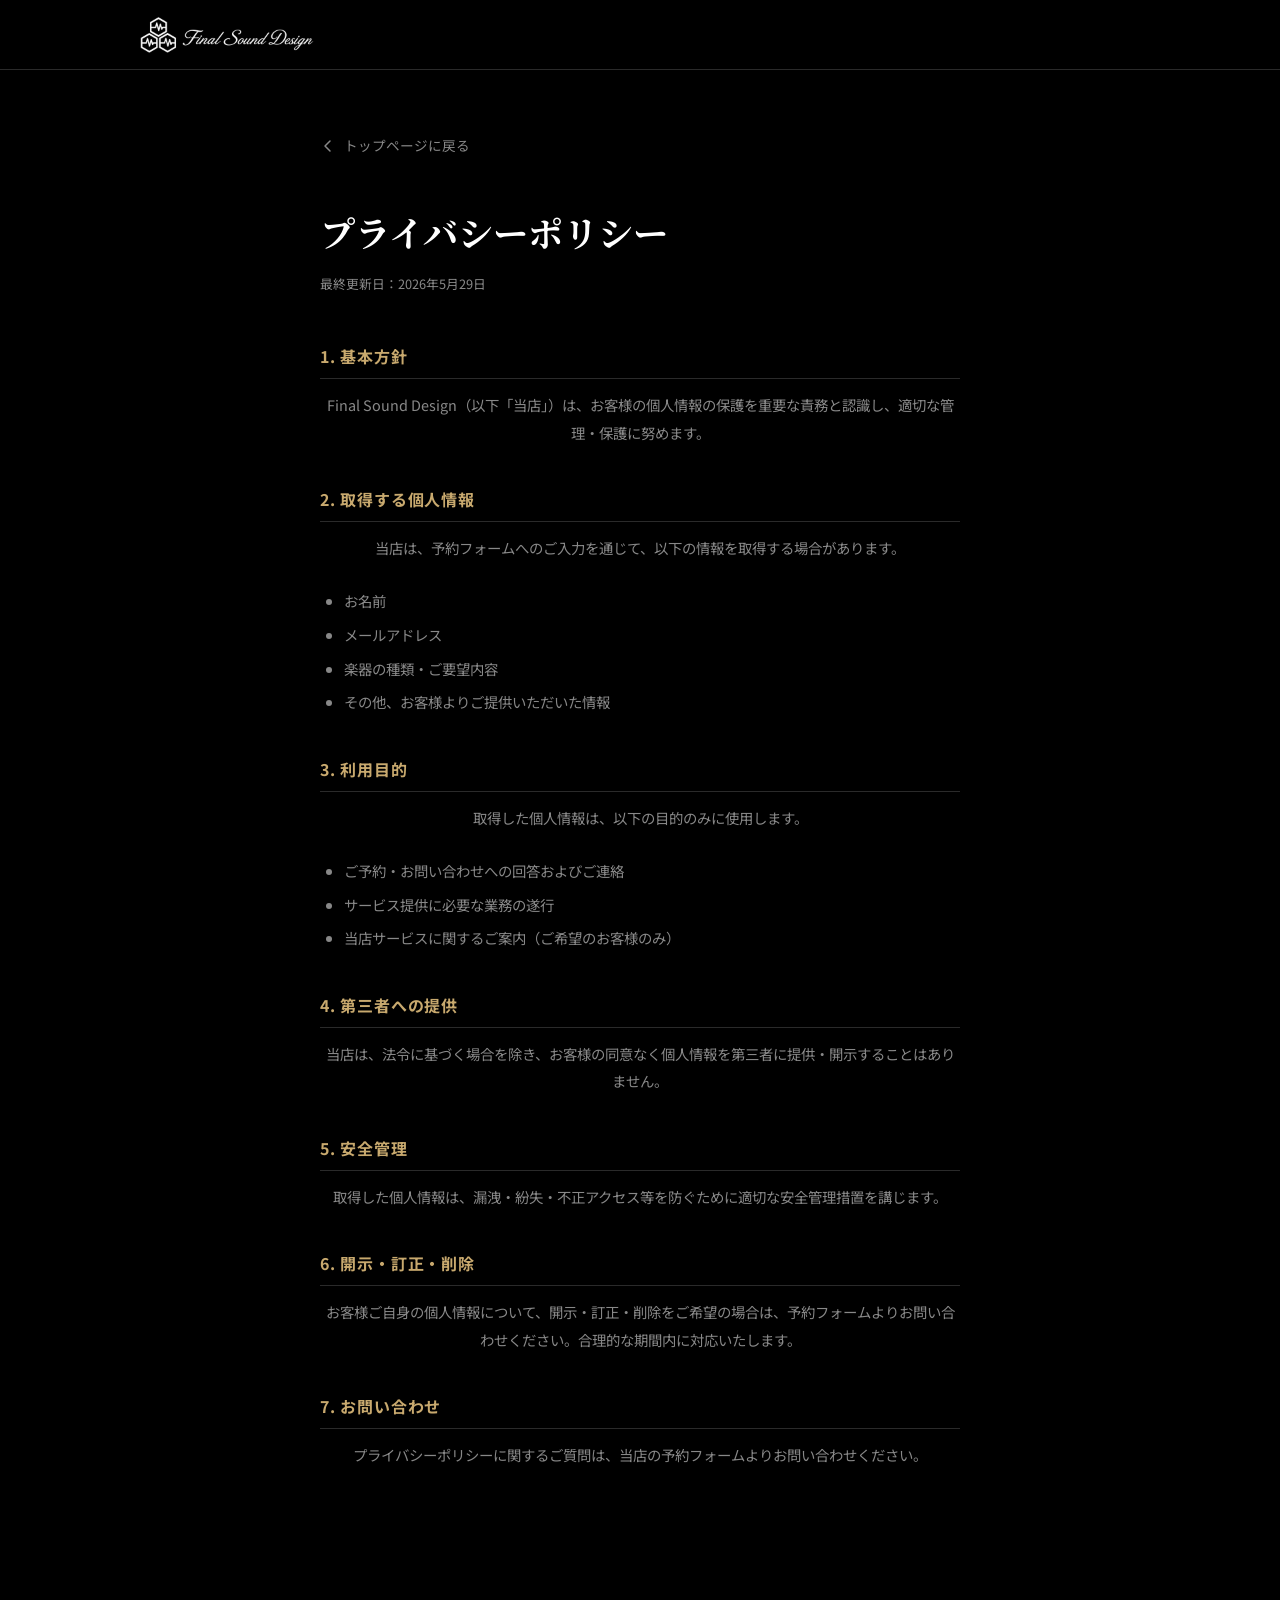
<file: privacy.html>
<!DOCTYPE html>
<html lang="ja">
<head>
  <meta charset="UTF-8">
  <meta name="viewport" content="width=device-width, initial-scale=1.0">
  <title>プライバシーポリシー | Final Sound Design</title>
  <meta name="description" content="Final Sound Designのプライバシーポリシーページです。">
  <meta name="robots" content="noindex">
  <link rel="icon" href="image/favicon-96x96.png" type="image/png" sizes="96x96">
  <link rel="preconnect" href="https://fonts.googleapis.com">
  <link rel="preconnect" href="https://fonts.gstatic.com" crossorigin>
  <link href="https://fonts.googleapis.com/css2?family=Cormorant+Garamond:wght@300;400;500;600;700&family=Noto+Sans+JP:wght@400;500;700&family=Noto+Serif+JP:wght@400;700&display=swap" rel="stylesheet">
  <link rel="stylesheet" href="style.css?v=7caa3a19">
  <style>
    .privacy-page {
      min-height: 100dvh;
      padding-top: calc(var(--header-h) + 4rem);
      padding-bottom: 6rem;
      background: var(--color-bg);
    }
    .privacy-body {
      max-width: 720px;
      margin-inline: auto;
      padding-inline: var(--container-pad);
    }
    .privacy-title {
      font-family: var(--font-display);
      font-size: clamp(1.6rem, 4vw, 2.2rem);
      font-weight: 700;
      color: var(--color-white);
      margin-bottom: 0.5rem;
    }
    .privacy-updated {
      font-size: 0.8rem;
      color: var(--color-text-muted);
      margin-bottom: 3rem;
    }
    .privacy-section {
      margin-bottom: 2.5rem;
    }
    .privacy-section h2 {
      font-size: 1rem;
      font-weight: 700;
      color: var(--color-accent);
      letter-spacing: 0.05em;
      margin-bottom: 0.75rem;
      padding-bottom: 0.5rem;
      border-bottom: 1px solid var(--color-border);
    }
    .privacy-section p,
    .privacy-section li {
      font-size: 0.9rem;
      color: var(--color-text-muted);
      line-height: 1.9;
    }
    /* 本文（段落）は中央揃え。箇条書き（ul/li）は行頭を揃えたいので左のまま。 */
    .privacy-section p {
      text-align: center;
    }
    .privacy-section ul {
      list-style: disc;
      padding-left: 1.5rem;
      display: flex;
      flex-direction: column;
      gap: 0.4rem;
    }
    /* 本文（段落）の直後に箇条書きが来る項目は、間に1行分の余白を空ける */
    .privacy-section p + ul {
      margin-top: 1.6rem;
    }
    .privacy-back {
      display: inline-flex;
      align-items: center;
      gap: 0.5rem;
      font-size: 0.85rem;
      color: var(--color-text-muted);
      margin-bottom: 3rem;
      transition: color var(--transition);
    }
    .privacy-back:hover {
      color: var(--color-accent);
    }
    .privacy-back svg {
      flex-shrink: 0;
    }
  </style>
</head>
<body>

  <header class="site-header" role="banner">
    <div class="header-inner container">
      <a href="index.html" class="logo-link" aria-label="Final Sound Design トップへ">
        <picture>
          <source srcset="image/final-sound-design-logo.webp" type="image/webp">
          <img src="image/final-sound-design-logo.png" alt="Final Sound Design" width="192" height="64" class="logo-img">
        </picture>
      </a>
    </div>
  </header>

  <main class="privacy-page">
    <div class="privacy-body">

      <a href="index.html" class="privacy-back">
        <svg width="16" height="16" viewBox="0 0 16 16" fill="none" aria-hidden="true">
          <path d="M10 3L5 8l5 5" stroke="currentColor" stroke-width="1.5" stroke-linecap="round" stroke-linejoin="round"/>
        </svg>
        トップページに戻る
      </a>

      <h1 class="privacy-title">プライバシーポリシー</h1>
      <p class="privacy-updated">最終更新日：2026年5月29日</p>

      <div class="privacy-section">
        <h2>1. 基本方針</h2>
        <p>Final Sound Design（以下「当店」）は、<br class="mobile-break">お客様の個人情報の保護を<br class="mobile-break">重要な責務と認識し、<br class="mobile-break">適切な管理・保護に努めます。</p>
      </div>

      <div class="privacy-section">
        <h2>2. 取得する個人情報</h2>
        <p>当店は、予約フォームへのご入力を通じて、<br class="mobile-break">以下の情報を取得する場合があります。</p>
        <ul>
          <li>お名前</li>
          <li>メールアドレス</li>
          <li>楽器の種類・ご要望内容</li>
          <li>その他、お客様よりご提供いただいた情報</li>
        </ul>
      </div>

      <div class="privacy-section">
        <h2>3. 利用目的</h2>
        <p>取得した個人情報は、<br class="mobile-break">以下の目的のみに使用します。</p>
        <ul>
          <li>ご予約・お問い合わせへの回答およびご連絡</li>
          <li>サービス提供に必要な業務の遂行</li>
          <li>当店サービスに関するご案内（ご希望のお客様のみ）</li>
        </ul>
      </div>

      <div class="privacy-section">
        <h2>4. 第三者への提供</h2>
        <p>当店は、法令に基づく場合を除き、<br class="mobile-break">お客様の同意なく個人情報を<br class="mobile-break">第三者に提供・開示することはありません。</p>
      </div>

      <div class="privacy-section">
        <h2>5. 安全管理</h2>
        <p>取得した個人情報は、<br class="mobile-break">漏洩・紛失・不正アクセス等を防ぐために<br class="mobile-break">適切な安全管理措置を講じます。</p>
      </div>

      <div class="privacy-section">
        <h2>6. 開示・訂正・削除</h2>
        <p>お客様ご自身の個人情報について、<br class="mobile-break">開示・訂正・削除をご希望の場合は、<br class="mobile-break">予約フォームよりお問い合わせください。<br class="mobile-break">合理的な期間内に対応いたします。</p>
      </div>

      <div class="privacy-section">
        <h2>7. お問い合わせ</h2>
        <p>プライバシーポリシーに関するご質問は、<br class="mobile-break">当店の予約フォームよりお問い合わせください。</p>
      </div>

    </div>
  </main>

</body>
</html>
</file>
<file: style.css>
/* Custom properties */
:root {
  /* --color-bg はロゴ画像（image/logo-square.png）の背景の黒 #000000 に合わせている。
     ロゴが載るヘッダー・フッターで浮かないようにするため純黒に統一。 */
  --color-bg:          #000000;
  --color-bg-2:        #0d0d0d;
  --color-bg-3:        #141414;
  --color-surface:     #1a1a1a;
  --color-surface-2:   #222222;
  --color-border:      #2a2a2a;
  --color-border-2:    #333333;

  --color-text:        #e8e8e8;
  --color-text-muted:  #888888;
  --color-text-faint:  #555555;

  --color-accent:      #c8a96e;
  --color-accent-dark: #a8893e;
  --color-accent-glow: rgba(200, 169, 110, 0.15);
  /* 番号用の金。muted はサービスの大きい番号（見出しの白より前に出ない暗さ）、
     light は小さい箱の中の番号（地のグレーに負けない明るさ） */
  --color-accent-muted: #7a6743;
  --color-accent-light: #d6bc88;

  --color-white:       #ffffff;
  --color-error:       #e05555;
  --color-success:     #55c899;

  --font-body:      'Noto Sans JP', sans-serif;
  --font-display:   'Cormorant Garamond', 'Noto Serif JP', serif;

  --transition: 0.3s cubic-bezier(0.4, 0, 0.2, 1);
  --transition-slow: 0.6s cubic-bezier(0.4, 0, 0.2, 1);

  --container-max: 1100px;
  --container-pad: 1.25rem;
  --header-h: 70px;
}

/* Reset & base */
*,
*::before,
*::after {
  box-sizing: border-box;
  margin: 0;
  padding: 0;
}

html {
  scroll-behavior: smooth;
  font-size: 16px;
  /* iOS WebKitは狭い段落を「読みやすいサイズ」に自動拡大することがあり、
     指定したフォントサイズを無視して文字が膨らみ、単語の途中で折り返る原因になる。
     文字サイズは常にCSS指定どおりに固定する */
  -webkit-text-size-adjust: 100%;
  text-size-adjust: 100%;
}

body {
  font-family: var(--font-body);
  background-color: var(--color-bg);
  color: var(--color-text);
  line-height: 1.7;
  overflow-x: hidden;
  -webkit-font-smoothing: antialiased;
  -moz-osx-font-smoothing: grayscale;
}

img {
  max-width: 100%;
  height: auto;
  display: block;
}

a {
  color: inherit;
  text-decoration: none;
}

ul, ol {
  list-style: none;
}

button {
  font-family: inherit;
  cursor: pointer;
  border: none;
  background: none;
}

/* Focus */
:focus-visible {
  outline: 2px solid var(--color-accent);
  outline-offset: 3px;
}

/* Reduced motion */
@media (prefers-reduced-motion: reduce) {
  *,
  *::before,
  *::after {
    animation-duration: 0.01ms !important;
    animation-iteration-count: 1 !important;
    transition-duration: 0.01ms !important;
    transition-delay: 0s !important;
    scroll-behavior: auto !important;
  }
}

/* Container */
.container {
  width: 100%;
  max-width: var(--container-max);
  margin-inline: auto;
  padding-inline: var(--container-pad);
}

/* Sections */
.section {
  padding-block: 6rem;
}

.section-header {
  text-align: center;
  margin-bottom: 4rem;
}

.section-label {
  display: inline-block;
  font-family: var(--font-display);
  font-size: 0.7rem;
  font-weight: 600;
  letter-spacing: 0.3em;
  color: var(--color-accent);
  margin-bottom: 0.75rem;
}

.section-title {
  font-family: var(--font-display);
  font-size: clamp(1.6rem, 4vw, 2.4rem);
  font-weight: 700;
  letter-spacing: 0.02em;
  line-height: 1.3;
  color: var(--color-white);
}

.section-desc {
  margin-top: 1rem;
  color: var(--color-text-muted);
  font-size: 0.95rem;
  max-width: 560px;
  margin-inline: auto;
  /* 末尾に「す。」だけ残るのを防ぐ。行長を揃える balance だと語の途中で割れるので pretty で */
  text-wrap: pretty;
  word-break: auto-phrase;
}

/* Buttons */
.btn {
  display: inline-flex;
  align-items: center;
  justify-content: center;
  gap: 0.5rem;
  padding: 0.95rem 2.25rem;
  font-size: 0.9rem;
  font-weight: 600;
  letter-spacing: 0.06em;
  border: 1px solid transparent;
  transition: background-color var(--transition), color var(--transition),
              border-color var(--transition), transform var(--transition);
  white-space: nowrap;
}

.btn:hover {
  transform: translateY(-2px);
}

.btn:active {
  transform: translateY(0);
}

.btn-primary {
  background: var(--color-accent);
  border-color: var(--color-accent);
  color: #000;
}

.btn-primary:hover {
  background: #d8bd86;
  border-color: #d8bd86;
}

.btn-primary:focus-visible {
  outline-color: var(--color-accent);
}

.btn-ghost {
  /* 写真の上だと灰色の細枠が完全に埋もれるので、枠をゴールドの2pxにして中も薄く暗く敷く。
     枠が1px太る分パディングを削って、隣の「予約する」と高さを揃える */
  background: rgba(0,0,0,0.45);
  color: var(--color-white);
  border: 2px solid rgba(200,169,110,0.8);
  padding: calc(0.95rem - 1px) calc(2.25rem - 1px);
}

.btn-ghost:hover {
  background: rgba(0,0,0,0.6);
  border-color: var(--color-accent);
  color: var(--color-accent);
}

/* Header */
.site-header {
  position: fixed;
  top: 0;
  inset-inline: 0;
  height: var(--header-h);
  z-index: 100;
  /* iPad/iPhone Safariでは position:fixed + backdrop-filter:blur の組み合わせが、
     スクロール中に背後の本文をヘッダーより上（ステータスバー側）へ漏らす合成バグを起こす。
     前回 @media(pointer:coarse) で切ろうとしたが、iPadOS Safariはデスクトップ級を名乗り
     pointer:coarse にマッチしないため無効だった。ぼかしを完全に廃し、背景も不透明にして断つ。 */
  background: var(--color-bg);
  border-bottom: 1px solid var(--color-border);
  transition: background var(--transition), border-color var(--transition);
}

.site-header.scrolled {
  background: var(--color-bg);
  border-bottom-color: var(--color-accent-dark);
}

.header-inner {
  height: 100%;
  display: flex;
  align-items: center;
  justify-content: space-between;
}

.logo-link {
  display: flex;
  align-items: center;
  transition: opacity var(--transition);
}

.logo-link:hover {
  opacity: 0.8;
}

.logo-img {
  /* 横長ロゴ（約3:1）。ヘッダー高70pxに対し高さで決めて比率維持 */
  height: 64px;
  width: auto;
  object-fit: contain;
}

/* Nav */
.global-nav {
  display: none;
}

.nav-list {
  display: flex;
  align-items: center;
  gap: 2rem;
}

.nav-link {
  font-family: var(--font-display);
  font-size: 0.8rem;
  font-weight: 600;
  letter-spacing: 0.12em;
  /* 無選択でも埋もれないよう本文と同じ明るい白に。ホバー時は純白へ上げて差を出す */
  color: var(--color-text);
  transition: color var(--transition);
  position: relative;
  padding-bottom: 4px;
}

.nav-link::after {
  content: '';
  position: absolute;
  bottom: 0;
  left: 0;
  width: 0;
  height: 1px;
  background: var(--color-accent);
  transition: width var(--transition);
}

.nav-link:hover,
.nav-link:focus-visible {
  color: var(--color-white);
}

.nav-link:hover::after {
  width: 100%;
}

.nav-link--cta {
  background: var(--color-accent);
  color: #000 !important;
  padding: 0.5rem 1.25rem;
  letter-spacing: 0.08em;
}

.nav-link--cta::after {
  display: none;
}

.nav-link--cta:hover {
  opacity: 0.88;
  transform: translateY(-1px);
}

/* メニュー内のSNS。PCの横並びナビには出さない */
.nav-sns {
  display: none;
}

/* ハンバーガー */
.nav-toggle {
  display: flex;
  flex-direction: column;
  gap: 5px;
  padding: 6px;
  transition: opacity var(--transition);
}

.nav-toggle:hover {
  opacity: 0.7;
}

.hamburger-bar {
  display: block;
  width: 24px;
  height: 2px;
  background: var(--color-text);
  transition: transform var(--transition), opacity var(--transition);
}

.nav-toggle[aria-expanded="true"] .hamburger-bar:nth-child(1) {
  transform: translateY(7px) rotate(45deg);
}

.nav-toggle[aria-expanded="true"] .hamburger-bar:nth-child(2) {
  opacity: 0;
  /* iOSだと消えたはずの真ん中の線の両端が×の左右に点で残るので、幅も0に縮める */
  transform: scaleX(0);
}

.nav-toggle[aria-expanded="true"] .hamburger-bar:nth-child(3) {
  transform: translateY(-7px) rotate(-45deg);
}

/* スマホのメニュー（開いたとき）
   ヘッダーの下を全部覆って、後ろのページをぼかして暗くする。
   is-closing は閉じるフェードの間だけ付く（JS側で外す） */
@media (max-width: 767px) {
  .global-nav.is-open,
  .global-nav.is-closing {
    display: block;
    position: fixed;
    top: var(--header-h);
    right: 0;
    bottom: 0;
    left: 0;
    background: rgba(0, 0, 0, 0.6);
    /* ぼかしはここだけ。ヘッダーに付けるとiPadで本文が上に漏れるので付けない */
    -webkit-backdrop-filter: blur(14px);
    backdrop-filter: blur(14px);
    overflow-y: auto;
    overscroll-behavior: contain;
  }

  .global-nav.is-open {
    animation: navFadeIn 0.28s ease both;
  }

  .global-nav.is-closing {
    animation: navFadeOut 0.22s ease both;
    pointer-events: none;
  }

  .global-nav .nav-list {
    flex-direction: column;
    align-items: flex-start;
    gap: 0.5rem;
    padding: 2.5rem var(--container-pad) 0;
  }

  /* 項目の下に少し空けて、マークだけ横並び。増えたらliを足せば右に並ぶ */
  .global-nav .nav-sns {
    --nav-sns-mark: 24px;
    display: flex;
    flex-wrap: wrap;
    gap: 0.25rem 0.75rem;
    margin-top: 1.5rem;
    padding: 0 var(--container-pad) calc(2.5rem + env(safe-area-inset-bottom, 0px));
    /* 押せる範囲（44px四方）の余白ぶん左を詰めて、マークの左端を TOP の頭にそろえる */
    padding-left: calc(var(--container-pad) - (2.75rem - var(--nav-sns-mark)) / 2);
  }

  .global-nav.is-open .nav-sns {
    animation: navItemIn 0.4s ease both;
    animation-delay: 0.22s;
  }

  .nav-sns-link {
    display: flex;
    align-items: center;
    justify-content: center;
    width: 2.75rem;
    height: 2.75rem;
  }

  /* Xのマークは白黒以外にしない。ホバー・フォーカスは色を変えずに少し薄くするだけ */
  .nav-sns-icon {
    display: flex;
    color: var(--color-white);
    transition: opacity var(--transition);
  }

  .nav-sns-icon svg {
    width: var(--nav-sns-mark);
    height: auto;
  }

  /* 角丸の四角は線だけのXより小さく見えるので、見た目でそろう30pxにしている */
  .nav-sns-icon--line svg {
    width: 30px;
    height: 30px;
  }

  .nav-sns-link:hover .nav-sns-icon,
  .nav-sns-link:focus-visible .nav-sns-icon {
    opacity: 0.6;
  }

  .global-nav.is-open .nav-list > li {
    animation: navItemIn 0.4s ease both;
  }

  .global-nav.is-open .nav-list > li:nth-child(1) { animation-delay: 0.06s; }
  .global-nav.is-open .nav-list > li:nth-child(2) { animation-delay: 0.1s; }
  .global-nav.is-open .nav-list > li:nth-child(3) { animation-delay: 0.14s; }
  .global-nav.is-open .nav-list > li:nth-child(4) { animation-delay: 0.18s; }

  /* 4つとも同じ字面・同じ高さにそろえる。線は引かない */
  .global-nav .nav-link,
  .global-nav .nav-link--cta {
    display: inline-flex;
    align-items: center;
    min-height: 3.25rem;
    padding: 0.25rem 0;
    font-size: clamp(1.6rem, 8vw, 2.1rem);
    font-weight: 600;
    letter-spacing: 0.12em;
    line-height: 1.2;
    background: none;
    transform: none;
    opacity: 1;
  }

  .global-nav .nav-link::after {
    display: none;
  }

  .global-nav .nav-link:hover,
  .global-nav .nav-link:focus-visible {
    color: var(--color-accent);
  }

  /* RESERVATION は塗りボタンをやめて文字色だけゴールドに。
     PC用の金ボタンに color:#000 !important が付いているので、こちらも !important で上書きする */
  .global-nav .nav-link--cta {
    color: var(--color-accent) !important;
  }

  .global-nav .nav-link--cta:hover,
  .global-nav .nav-link--cta:focus-visible {
    color: #d8bd86 !important;
  }
}

/* ぼかし非対応のブラウザでは、後ろが読めてしまわないよう濃いめのベタにする */
@supports not ((backdrop-filter: blur(1px)) or (-webkit-backdrop-filter: blur(1px))) {
  .global-nav.is-open,
  .global-nav.is-closing {
    background: rgba(0, 0, 0, 0.92);
  }
}

@media (prefers-reduced-motion: reduce) {
  .global-nav.is-open,
  .global-nav.is-open .nav-list > li,
  .global-nav.is-open .nav-sns {
    animation: none;
  }
}

@keyframes navFadeIn {
  from { opacity: 0; }
  to   { opacity: 1; }
}

@keyframes navFadeOut {
  from { opacity: 1; }
  to   { opacity: 0; }
}

@keyframes navItemIn {
  from { opacity: 0; transform: translateY(10px); }
  to   { opacity: 1; transform: translateY(0); }
}

/* Hero */
.hero {
  position: relative;
  min-height: 100svh;
  min-height: 100vh;
  display: flex;
  align-items: center;
  justify-content: center;
  padding-top: var(--header-h);
  overflow: hidden;
  background: var(--color-bg);
}

.hero-bg {
  position: absolute;
  inset: 0;
  background: var(--color-bg-2);
  pointer-events: none;
}

.hero-image {
  position: absolute;
  inset: 0;
  width: 100%;
  height: 100%;
  object-fit: cover;
  /* モバイル縦長だと中央トリミングでギター本体が切れるので、やや右のボディが残る位置に寄せる */
  object-position: 66% center;
}

.hero-video {
  position: absolute;
  inset: 0;
  width: 100%;
  height: 100%;
  object-fit: cover;
  object-position: center;
  opacity: 0;
  transition: opacity 1s ease;
}

.hero-video.is-playing {
  opacity: 1;
}

.hero-video-overlay {
  position: absolute;
  inset: 0;
  /* 写真の左上（デスクライトの明るい部分）でも白文字が読めるよう、少し濃いめのベタ暗幕をかぶせる */
  background: rgba(0,0,0,0.68);
  pointer-events: none;
}

.hero-video-placeholder {
  position: absolute;
  inset: 0;
  display: flex;
  align-items: center;
  justify-content: center;
  z-index: 1;
  pointer-events: none;
}

.hvp-inner {
  display: flex;
  flex-direction: column;
  align-items: center;
  gap: 0.75rem;
  padding: 2rem 2.5rem;
  border: 1.5px dashed rgba(200,169,110,0.45);
  background: rgba(0,0,0,0.35);
  backdrop-filter: blur(4px);
  -webkit-backdrop-filter: blur(4px);
  text-align: center;
  max-width: 340px;
  animation: hvpPulse 3s ease-in-out infinite;
}

@keyframes hvpPulse {
  0%, 100% { border-color: rgba(200,169,110,0.35); }
  50%       { border-color: rgba(200,169,110,0.7); }
}

.hvp-icon {
  color: var(--color-accent);
  opacity: 0.85;
}

.hvp-title {
  font-family: var(--font-display);
  font-size: 0.85rem;
  font-weight: 700;
  letter-spacing: 0.1em;
  color: var(--color-white);
}


.hero-video-placeholder.is-hidden {
  display: none;
}

.hero-particle {
  position: absolute;
  inset: 0;
}

.hero-content {
  position: relative;
  z-index: 1;
  text-align: center;
  padding-block: 4rem;
}

.hero-logo-wrap {
  margin-bottom: 2rem;
}

/* h1 は屋号と業種の2行。見た目は中の2つの span で決める */
.hero-heading {
  margin: 0;
  font-size: inherit;
  font-weight: inherit;
  line-height: inherit;
}

.hero-brand-name,
.hero-brand-desc {
  display: block;
}

.hero-brand-desc {
  margin-top: 0.85rem;
  font-size: clamp(0.78rem, 2.6vw, 1rem);
  font-weight: 500;
  letter-spacing: 0.16em;
  color: var(--color-accent-light);
  animation: fadeInDown 1s 0.15s ease both;
}

.hero-brand-name {
  font-family: 'Cormorant Garamond', serif;
  /* モバイルでも1行に収める（折り返さない）。字間を詰めつつ vw で縮小 */
  font-size: clamp(1.45rem, 6.4vw, 4.2rem);
  font-weight: 300;
  letter-spacing: 0.14em;
  white-space: nowrap;
  color: var(--color-white);
  animation: fadeInDown 1s ease both;
  line-height: 1.2;
}

.hero-title {
  font-family: var(--font-display);
  /* サブコピー。モバイルではやや小さめに */
  font-size: clamp(1.55rem, 5vw, 3.8rem);
  font-weight: 700;
  line-height: 1.25;
  letter-spacing: 0.01em;
  color: var(--color-white);
  margin-bottom: 1.25rem;
  animation: fadeInUp 1s 0.35s ease both;
}

.hero-sub {
  /* 背景写真の明るい部分に重なると溶けるので、白＋やや太字＋サイズ大きめで押し切る。
     グラデーションでの局所減光は使えないので、暗幕(.hero-video-overlay)側も少し濃くしてある */
  font-size: clamp(0.98rem, 2.6vw, 1.2rem);
  font-weight: 500;
  color: var(--color-white);
  letter-spacing: 0.03em;
  line-height: 1.85;
  margin-bottom: 2.5rem;
  animation: fadeInUp 1s 0.5s ease both;
}

.hero-actions {
  display: flex;
  gap: 1rem;
  justify-content: center;
  flex-wrap: wrap;
  animation: fadeInUp 1s 0.65s ease both;
}

@keyframes fadeInDown {
  from { opacity: 0; transform: translateY(-20px); }
  to   { opacity: 1; transform: translateY(0); }
}

@keyframes fadeInUp {
  from { opacity: 0; transform: translateY(20px); }
  to   { opacity: 1; transform: translateY(0); }
}

@keyframes fadeIn {
  from { opacity: 0; }
  to   { opacity: 1; }
}

/* About */
.about {
  background: var(--color-bg-2);
  border-top: 1px solid var(--color-border);
  border-bottom: 1px solid var(--color-border);
}

.about-grid {
  display: grid;
  gap: 3rem;
}

.about-lead {
  font-size: 1.15rem;
  font-weight: 500;
  color: var(--color-accent);
  margin-bottom: 1rem;
}

.about-text p {
  color: var(--color-text-muted);
  font-size: 0.95rem;
  line-height: 2;
  margin-bottom: 1rem;
}

.about-text p:last-child {
  margin-bottom: 0;
}

.about-features {
  display: grid;
  grid-template-columns: repeat(auto-fit, minmax(220px, 1fr));
  gap: 1.25rem;
}

.feature-card {
  background: var(--color-surface);
  border: 1px solid var(--color-border);
  padding: 1.15rem 1.25rem;
  /* 施工項目のカードが中央揃えなので、こちらも揃えて並びの印象を統一する */
  text-align: center;
  transition: border-color var(--transition), background-color var(--transition), transform var(--transition);
}

.feature-card:hover {
  border-color: var(--color-accent);
  background: var(--color-surface-2);
  transform: translateY(-4px);
}

.feature-icon {
  color: var(--color-accent);
  margin-bottom: 0.6rem;
}

.feature-title {
  font-size: 1rem;
  font-weight: 700;
  color: var(--color-white);
  margin-bottom: 0.4rem;
  /* 見出しの末尾に1文字だけ落ちるのを防ぐ。balance は語を割るので pretty で */
  text-wrap: pretty;
  word-break: auto-phrase;
}

.feature-desc {
  font-size: 0.85rem;
  color: var(--color-text-muted);
  line-height: 1.7;
}

/* Service */
.service {
  background: var(--color-bg);
}

.service-block {
  max-width: 860px;
  margin-inline: auto;
  margin-bottom: 3rem;
}

.service-block-header {
  display: flex;
  align-items: center;
  gap: 1.5rem;
  margin-bottom: 1.25rem;
}

.service-number {
  font-family: var(--font-display);
  font-size: 3rem;
  font-weight: 700;
  /* #333だと黒地に沈んで読めなかった。数字もCormorant既定の高さ不揃いな形だと
     「3」が下に垂れて「O1」「O3」みたいに見えるので、高さの揃った数字にする */
  color: var(--color-accent-muted);
  font-variant-numeric: lining-nums;
  line-height: 1;
  letter-spacing: -0.03em;
  flex-shrink: 0;
}

.service-block-title {
  font-size: clamp(1.3rem, 3vw, 1.8rem);
  font-weight: 700;
  color: var(--color-white);
}

.service-block-sub {
  font-family: var(--font-display);
  font-size: 0.75rem;
  letter-spacing: 0.2em;
  color: var(--color-accent);
  margin-top: 0.2rem;
}

.service-block-desc {
  color: var(--color-text-muted);
  font-size: 0.95rem;
  line-height: 1.9;
  margin-bottom: 2rem;
  max-width: 680px;
  margin-inline: auto;
  text-align: center;
}

.service-list {
  display: grid;
  grid-template-columns: repeat(auto-fit, minmax(280px, 1fr));
  gap: 1rem;
}

.service-item {
  background: var(--color-surface);
  border: 1px solid var(--color-border);
  transition: border-color var(--transition), background-color var(--transition), transform var(--transition);
  overflow: hidden;
  /* 中のinnerを箱いっぱいに引き伸ばして、どの箱も同じ高さに揃える */
  display: flex;
}

.service-item:hover {
  border-color: var(--color-accent);
  background: var(--color-surface-2);
  transform: translateY(-3px);
}

.service-item-inner {
  /* 文字から枠までの空きが広すぎて箱が大きく見えたので、上下左右とも少し詰めている */
  padding: 1rem 1.125rem;
  position: relative;
  /* 列が広い時はどの箱も本文3行に収まる。3行の箱がちょうど入る高さに全箱を揃えて間延びを防ぐ。
     列が細って折り返しが増える帯だけ、下のメディアクエリで足りない分を足す */
  flex: 1;
  min-height: 142px;
  display: flex;
  flex-direction: column;
  justify-content: center;
}

.service-item-inner::before {
  content: '';
  position: absolute;
  top: 0;
  left: 0;
  width: 3px;
  height: 100%;
  background: var(--color-accent);
  opacity: 0;
  transition: opacity var(--transition);
}

.service-item:hover .service-item-inner::before {
  opacity: 1;
}

.service-item-name {
  font-size: 0.95rem;
  font-weight: 700;
  color: var(--color-white);
  margin-bottom: 0.5rem;
  text-align: center;
}

.service-item-desc {
  font-size: 0.83rem;
  color: var(--color-text-muted);
  line-height: 1.9;
  text-align: center;
  /* PC・Chromeでは文節で折り返す。スマホの改行は下のmobile-breakで手動指定してるので、
     ここは対応ブラウザ向けの保険。iOS WebKitでは効かないぶん手動brが効く */
  text-wrap: pretty;
  word-break: auto-phrase;
}

/* 2列で並ぶ帯（768px以上）で箱の数が奇数だと最後の1個が左に寄って右が空く。
   その1個だけ両列ぶち抜きにして中央へ。幅は1列分(50%からgapの半分を引く)のままにして間延びさせない。
   1列に切り替わるスマホ(767px以下)では効かせない＝そっちは全部の箱が単独行なので中央寄せは不要 */
@media (min-width: 768px) {
  .service-list > .service-item:last-child:nth-child(odd) {
    grid-column: 1 / -1;
    justify-self: center;
    width: calc(50% - 0.5rem);
  }
}

/* Service — 事業タブ（01〜06を同じ場所で切り替える） */
.service-tabs {
  display: flex;
  flex-wrap: wrap;
  justify-content: center;
  gap: 0;
  margin-inline: auto;
  margin-bottom: 3.5rem;
  border-bottom: 1px solid var(--color-border-2);
}

.service-tab {
  display: inline-flex;
  align-items: baseline;
  gap: 0.5rem;
  padding: 0.9rem 1.2rem;
  color: var(--color-text-muted);
  font-family: var(--font-body);
  border-bottom: 2px solid transparent;
  /* 下線がタブ列全体の罫線とちょうど重なるように1px食い込ませる */
  margin-bottom: -1px;
  white-space: nowrap;
  transition: color var(--transition), border-color var(--transition);
}

.service-tab:hover {
  color: var(--color-text);
}

.service-tab-num {
  font-family: var(--font-display);
  font-size: 0.85rem;
  font-weight: 600;
  font-variant-numeric: lining-nums;
  letter-spacing: 0.08em;
  color: var(--color-text-faint);
  transition: color var(--transition);
}

.service-tab-label {
  font-size: 0.9rem;
  font-weight: 500;
  letter-spacing: 0.02em;
}

.service-tab[aria-selected="true"] {
  color: var(--color-accent);
  border-bottom-color: var(--color-accent);
}

.service-tab[aria-selected="true"] .service-tab-num {
  color: var(--color-accent);
}

.service-tab:focus-visible {
  outline: 2px solid var(--color-accent);
  outline-offset: -2px;
}

/* 6つになってPCでも1行に入らなくなった。成り行きで折り返すと5つ＋1つになって
   最後の1個だけ浮くので、タブレット以上は3つずつ2段にそろえる */
@media (min-width: 768px) {
  .service-tabs {
    display: grid;
    grid-template-columns: repeat(3, auto);
    justify-items: center;
    position: relative;
  }

  /* 罫線が一番下にしか無いと、1段目を選んだときの金の下線が段の間に浮く。
     1段目の下にも同じ線を引く（grid-rowだけ指定して横幅は帯いっぱい） */
  .service-tabs::before {
    content: '';
    position: absolute;
    grid-row: 1 / 2;
    left: 0;
    right: 0;
    bottom: 0;
    height: 1px;
    background-color: var(--color-border-2);
  }

  /* 線より後ろに描かれると金の下線が隠れるので、タブ側を上に */
  .service-tab {
    position: relative;
  }
}

.service-panel[hidden] {
  display: none;
}

/* 切り替え時にふわっと出す。位置は動かさず不透明度だけ */
.service-panel {
  animation: fadeIn 0.35s ease both;
}

/* Flow */
.flow {
  background: var(--color-bg-2);
  border-top: 1px solid var(--color-border);
  border-bottom: 1px solid var(--color-border);
}

.flow-list {
  /* 接続線の長さにも使うので変数に */
  --flow-gap: 2.5rem;
  display: grid;
  /* 項目間の縦の余白。以前はpadding-bottomで作っていたが、ボックスを本文ブロックの
     縦中央に合わせる（align-items:center）と、接続線の基準を「ボックス中央」に取りたい。
     padding分だけ50%がズレるのを避けるため、余白はgridのgapで持たせる。 */
  gap: var(--flow-gap);
  max-width: 700px;
  margin-inline: auto;
  counter-reset: flow-counter;
}

.flow-item {
  display: flex;
  gap: 2rem;
  /* 番号ボックスの縦中央を、見出し＋本文ブロックの縦中央に合わせる */
  align-items: center;
  position: relative;
}

/* 接続線は「このボックスの中央」から「次のボックスの中央」まで。
   ボックスは不透明(--color-surface)で線より前面にあるので、重なる部分は隠れてすき間だけ線が見える。
   1本で「自分の高さ＋gap」伸ばすやり方だと、次の項目の方が背が高いとき（320px級の04）に
   線が箱まで届かず途切れていた。::after＝自分の箱の中央→下端、::before＝上のすき間→自分の箱の中央
   の2本に分けて、前後の高さが違ってもつながるようにしている */
.flow-item:not(:last-child)::after,
.flow-item:not(:first-child)::before {
  content: '';
  position: absolute;
  left: calc(28px);
  width: 1px;
  background: var(--color-border-2);
  z-index: 0;
}

.flow-item:not(:last-child)::after {
  top: 50%;
  bottom: 0;
}

.flow-item:not(:first-child)::before {
  top: calc(-1 * var(--flow-gap));
  bottom: 50%;
}

.flow-step {
  flex-shrink: 0;
  width: 56px;
  height: 56px;
  /* 接続線より前面に置き、不透明背景で線を隠す（線はボックスの中央同士を結ぶ） */
  position: relative;
  z-index: 1;
  border: 1px solid var(--color-border-2);
  display: flex;
  align-items: center;
  justify-content: center;
  font-family: var(--font-display);
  /* 0.95remの小さい数字だと箱の中で埋もれていた。大きめ＋高さの揃った数字で */
  font-size: 1.2rem;
  font-weight: 700;
  font-variant-numeric: lining-nums;
  letter-spacing: 0.05em;
  color: var(--color-accent-light);
  background: var(--color-surface);
  transition: border-color var(--transition), background-color var(--transition);
}

.flow-item:hover .flow-step {
  border-color: var(--color-accent);
  background: var(--color-surface-2);
}

.flow-content {
  /* 見出しの上端を番号ボックスの上端に合わせる。以前は0.75rem下げていて、
     箱の上端と見出しの間に約12pxの隙間ができていた（PC・スマホ共通の違和感）。 */
  padding-top: 0;
}

.flow-title {
  font-size: 1rem;
  font-weight: 700;
  color: var(--color-white);
  margin-bottom: 0.5rem;
}

.flow-desc {
  font-size: 0.88rem;
  color: var(--color-text-muted);
  line-height: 1.8;
}

/* LINE公式アカウントの告知。背景は上から 薄い黒→黒 を交互にしているので、
   ここから下はひとつずつ色が入れ替わる（線は薄い黒の側の上下にだけ引く） */
.line-oa {
  background: var(--color-bg);
}

.line-oa .section-header {
  margin-bottom: 2.5rem;
}

.line-oa-body {
  display: flex;
  flex-direction: column;
  align-items: center;
  max-width: 560px;
  margin-inline: auto;
  text-align: center;
}

.line-oa-logo {
  width: 88px;
  height: 88px;
  margin-bottom: 1.75rem;
}

.line-oa-desc {
  font-size: 0.95rem;
  line-height: 1.9;
  color: var(--color-text);
}

.line-oa-offer {
  margin-top: 1.25rem;
  font-size: 1.15rem;
  font-weight: 700;
  letter-spacing: 0.04em;
  color: var(--color-accent);
}

.line-oa-link {
  margin-top: 2rem;
  min-height: 2.75rem;
  letter-spacing: 0.04em;
  text-transform: none;
}

/* Reservation form */
.reserve {
  background: var(--color-bg-2);
  border-top: 1px solid var(--color-border);
  border-bottom: 1px solid var(--color-border);
}

.reserve-form {
  max-width: 600px;
  margin-inline: auto;
  background: transparent;
  border: none;
  padding: 0;
}

.form-status {
  display: none;
  padding: 1rem 1.25rem;
  font-size: 0.9rem;
  margin-bottom: 1.5rem;
}

.form-status.success {
  display: block;
  background: rgba(85,200,153,0.1);
  border: 1px solid rgba(85,200,153,0.3);
  color: var(--color-success);
}

.form-status.error {
  display: block;
  background: rgba(224,85,85,0.1);
  border: 1px solid rgba(224,85,85,0.3);
  color: var(--color-error);
}

/* ラベルと入力欄を1つのまとまりに見せる。ラベル〜欄は詰めて、項目どうしは大きくあける */
.form-group {
  display: flex;
  flex-direction: column;
  margin-bottom: 1.5rem;
}

.form-label {
  font-size: 0.9rem;
  font-weight: 700;
  letter-spacing: 0.04em;
  line-height: 1.5;
  color: var(--color-white);
  margin-bottom: 0.5rem;
}

.required {
  color: var(--color-accent);
  margin-left: 0.15rem;
}

.optional {
  display: inline-block;
  margin-left: 0.5rem;
  padding: 0 0.4em;
  border: 1px solid var(--color-border-2);
  font-size: 0.72rem;
  font-weight: 400;
  line-height: 1.6;
  color: var(--color-text-muted);
  vertical-align: 0.1em;
}

/* どこに打てばいいか一目で分かるように、欄は枠で囲んだ箱にする。
   文字は16px未満にするとiOSが勝手にズームするので1remから下げない */
.form-input {
  width: 100%;
  padding: 0.8rem 0.9rem;
  background-color: var(--color-bg-3);
  border: 1px solid var(--color-border-2);
  border-radius: 0;
  color: var(--color-text);
  font-family: var(--font-body);
  font-size: 1rem;
  line-height: 1.5;
  transition: border-color var(--transition), background-color var(--transition);
  appearance: none;
  -webkit-appearance: none;
}

.form-input::placeholder {
  color: #666666;
  font-size: 0.88rem;
}

.form-input:hover {
  border-color: #4a4a4a;
}

.form-input:focus {
  outline: none;
  border-color: var(--color-accent);
  background-color: var(--color-surface);
}

.form-input.is-invalid {
  border-color: var(--color-error);
}

.form-select {
  background-image: url("data:image/svg+xml,%3Csvg xmlns='http://www.w3.org/2000/svg' width='12' height='8' viewBox='0 0 12 8'%3E%3Cpath d='M1 1l5 5 5-5' stroke='%23888' stroke-width='1.5' fill='none' stroke-linecap='square'/%3E%3C/svg%3E");
  background-repeat: no-repeat;
  background-position: right 0.9rem center;
  padding-right: 2.5rem;
  cursor: pointer;
}

.form-select option {
  background: var(--color-surface);
  color: var(--color-text);
}

.form-textarea {
  resize: none;
  min-height: 140px;
  line-height: 1.7;
}

/* ラベルと欄の間に入る補足。ラベルに寄せて、欄までの間はほかの項目と同じにする */
.form-hint {
  margin-top: -0.2rem;
  margin-bottom: 0.5rem;
  font-size: 0.75rem;
  line-height: 1.6;
  color: var(--color-text-muted);
}

.form-error {
  font-size: 0.75rem;
  color: var(--color-error);
  min-height: 1em;
  margin-top: 0.35rem;
  letter-spacing: 0.02em;
}

.form-group--checkbox {
  margin-bottom: 1rem;
}

.checkbox-label {
  display: flex;
  align-items: center;
  gap: 0.75rem;
  cursor: pointer;
}

.checkbox-input {
  position: absolute;
  opacity: 0;
  width: 0;
  height: 0;
}

.checkbox-custom {
  flex-shrink: 0;
  width: 20px;
  height: 20px;
  border: 1px solid var(--color-border-2);
  background: var(--color-bg-3);
  display: flex;
  align-items: center;
  justify-content: center;
  transition: border-color var(--transition), background var(--transition);
}

.checkbox-input:checked + .checkbox-custom {
  background: var(--color-accent);
  border-color: var(--color-accent);
}

.checkbox-input:checked + .checkbox-custom::after {
  content: '';
  display: block;
  width: 5px;
  height: 9px;
  border: 2px solid #000;
  border-top: none;
  border-left: none;
  transform: rotate(45deg) translateY(-1px);
}

.checkbox-input:focus-visible + .checkbox-custom {
  outline: 2px solid var(--color-accent);
  outline-offset: 2px;
}

.checkbox-text {
  font-size: 0.88rem;
  color: var(--color-text-muted);
}

.form-link {
  color: var(--color-accent);
  text-decoration: underline;
  text-underline-offset: 3px;
  transition: opacity var(--transition);
}

.form-link:hover {
  opacity: 0.8;
}

.form-submit {
  text-align: center;
}

.btn-submit {
  min-width: 220px;
  padding: 1rem 2.5rem;
  font-size: 0.95rem;
}

.btn-submit:disabled {
  opacity: 0.6;
  cursor: not-allowed;
  transform: none;
}

/* Footer */
.site-footer {
  background: var(--color-bg);
  border-top: 1px solid var(--color-border);
  padding-block: 3rem;
}

.footer-inner {
  display: flex;
  flex-direction: column;
  align-items: center;
  gap: 1.5rem;
  text-align: center;
}

.footer-logo img {
  margin-inline: auto;
  opacity: 0.7;
  filter: brightness(0.85);
  transition: opacity var(--transition);
}

.footer-logo img:hover {
  opacity: 1;
}

.footer-nav-list {
  display: flex;
  gap: 2rem;
  flex-wrap: wrap;
  justify-content: center;
}

.footer-nav-link {
  font-family: var(--font-display);
  font-size: 0.75rem;
  letter-spacing: 0.15em;
  color: var(--color-text-muted);
  transition: color var(--transition);
}

.footer-nav-link:hover {
  color: var(--color-accent);
}

.footer-copy {
  font-size: 0.78rem;
  color: var(--color-text-muted);
}

/* Scroll reveal */
.reveal {
  opacity: 0;
  transform: translateY(20px);
  /* 出現をキビキビさせる（以前は0.6s）。動きの距離も少し縮めて素早く見せる */
  transition: opacity 0.4s cubic-bezier(0.4, 0, 0.2, 1), transform 0.4s cubic-bezier(0.4, 0, 0.2, 1);
}

.reveal.is-visible {
  opacity: 1;
  transform: translateY(0);
}

/* 見出しは最初に目に入るので、本文より動きを控えめにして上品に出す */
.section-label.reveal,
.section-title.reveal,
.section-desc.reveal {
  transform: translateY(18px);
}

.section-label.reveal.is-visible,
.section-title.reveal.is-visible,
.section-desc.reveal.is-visible {
  transform: translateY(0);
}

/* スマホ幅だけで効かせる追い改行。PCでは消しておく */
br.mobile-break {
  display: none;
}

/* 360px未満の細い画面だけ足す改行。ご依頼の流れの本文は1行15〜16字あって、
   この幅を切ると「を」「も」が1字だけ次の行に落ちる */
br.narrow-break,
br.pickup-narrow-break {
  display: none;
}

@media (max-width: 359px) {
  br.narrow-break {
    display: inline;
  }
}

/* ピックアップ交換の1行目（19字）は331pxあれば1行に入る。359pxで切ると340px台（Foldのカバー画面など）まで
   「サウンドキャラクターを」だけの短い行になるので、こっちは340px未満でだけ割る */
@media (max-width: 339px) {
  br.pickup-narrow-break {
    display: inline;
  }
}

/* 2列のままだと列が細って本文が4行に折り返す帯。1行ぶん背を足す(1列に切り替わる768pxまで) */
@media (min-width: 768px) and (max-width: 800px) {
  .service-item-inner {
    min-height: 167px;
  }
}

/* auto-phrase が効くブラウザ(Chrome系)は文節で折るぶん行が増えやすく、880pxくらいまで4行になる。
   Safariは効かないのでこの帯でも3行のまま。そっちまで背を足すと空きが出るので分けておく */
@supports (word-break: auto-phrase) {
  @media (min-width: 801px) and (max-width: 880px) {
    .service-item-inner {
      min-height: 167px;
    }
  }
}

@media (max-width: 767px) {
  br.mobile-break {
    display: inline;
  }

  /* PC版と同じ横並び（番号=左／本文=右）を維持する。以前スマホだけ番号を上・本文を下に
     積んでいたが、全幅の本文がフローの縦線をまたいで重なる違和感が出ていた。
     縦線は左28pxを通り、本文は番号ボックス(56px)の右に置くので線と重ならない。
     手動改行を撤めて本文が自然に流れるので、狭めのカラムでも語の途中割れは出ない。
     gapだけ詰めて本文カラムの幅を稼ぐ。 */
  .flow-item {
    gap: 1.25rem;
  }

  /* 左寄せのままだと一番長い行の右が空いて全体が左に寄って見える。
     幅を中身（一番長い行）まで縮めて、4項目のかたまりごと画面の真ん中に置く。
     文章自体は左揃えのまま。入りきらない細い画面では今までどおり幅いっぱい */
  .flow-list {
    width: fit-content;
    max-width: 100%;
  }

  /* balance は行の長さを揃えにいくので、日本語だと「左右す／る」のように語の途中で割れるうえ、
     左揃えの箱では行が短くなって右側だけぽっかり余る。末尾の孤立だけ見てくれる pretty に統一する。
     auto-phrase は対応ブラウザなら文節の切れ目で折り返してくれる。どちらも未対応なら素通り */
  .service-item-desc,
  .about-lead,
  .feature-desc,
  .section-desc,
  .event-box-title,
  .event-schedule-name,
  .about-message p:not(.about-lead),
  .service-block-desc,
  .service-block-body p {
    text-wrap: pretty;
    word-break: auto-phrase;
  }

  /* 横長ロゴは幅を食うので、スマホではハンバーガーとぶつからない高さに落とす */
  .logo-img {
    height: 46px;
  }

  /* この幅で2列にすると1枠が280px近くまで細って本文が大きく折り返し、箱の高さがばらつく。
     いっそ1列にして箱を横に広げ、全部の箱を同じ高さに保つ */
  .service-list {
    grid-template-columns: 1fr;
  }

  /* 1列の本文は mobile-break で行が決まっているので、幅で行数は変わらない。
     410px以上はベースの高さ（3行の箱に合わせる）のまま */

  /* タブが6つ横に並ぶと収まらないので、折り返さず横スクロールの帯にする（この見た目を採用） */
  .service-tabs {
    flex-wrap: nowrap;
    justify-content: flex-start;
    overflow-x: auto;
    /* overflow-x:auto を入れると、未指定の overflow-y(visible) はCSS仕様で auto に昇格し、
       縦にもスクロール可能になる。下線ぶん内容が数px縦にはみ出しているため、高速フリック時に
       その縦スクロール(ラバーバンド)が一瞬顔を出して「帯が上下に動く」不具合になっていた。
       このタブはX軸だけ動けばよいので、Y軸を明示的に殺す（タッチでの縦スクロールを無効化）。 */
    overflow-y: hidden;
    scrollbar-width: none;
    /* 指の動きを横パンだけに固定する。これがないと少し斜めにスワイプしただけでページが縦にも動く */
    touch-action: pan-x;
    /* 端まで横スクロールしても、その勢いがページ縦スクロールに繋がらないようにする */
    overscroll-behavior: contain;
    /* ※以前ここに transform: translateZ(0) を足していたが、横スクロール中に合成レイヤーの
       Y位置がフレームごとに丸め直されて帯が縦に震える原因になり得るため外したまま。 */
  }

  .service-tabs::-webkit-scrollbar {
    display: none;
  }

  .service-tab {
    flex-shrink: 0;
    padding: 0.8rem 1.05rem;
    /* 下線を1px重ねるためのマイナスマージンが、帯を縦に1pxはみ出させ、
       それが縦スクロールの実体（高速フリックで上下に動く不具合）になっていた。
       スマホでは重ねをやめてはみ出しをゼロにする。 */
    margin-bottom: 0;
  }
}

/* iPhone(390/393)やSE(375)級。3行の箱と4行の箱（配線改造・ピックアップ交換・ノイズ対策）を同じ高さにそろえる。
   339px以下はピックアップ交換も5行になるが、フレット擦り合わせ（5行）と同じ高さなので帯は分けない */
@media (max-width: 409px) {
  .service-item-inner {
    min-height: 167px;
  }
}

/* About — 代表メッセージ */
.about-message {
  max-width: 700px;
  margin-inline: auto;
  margin-bottom: 3.5rem;
}

.about-message p {
  color: var(--color-text-muted);
  font-size: 0.95rem;
  line-height: 1.9;
  margin-bottom: 2.6rem;
  text-align: center;
}

.about-message p:last-child {
  margin-bottom: 0;
}

.about-message .about-lead {
  color: var(--color-accent);
  font-size: 1.2rem;
  font-weight: 500;
  text-align: center;
  margin-bottom: 2rem;
}

.about-message .about-signature {
  font-family: var(--font-display);
  font-size: 1.7rem;
  font-weight: 500;
  color: var(--color-accent);
  text-align: center;
  letter-spacing: 0.12em;
  margin-block: 1.75rem;
}

.about-message .about-closing {
  color: var(--color-accent);
  font-weight: 500;
  text-align: center;
  font-size: 1.1rem;
  margin-top: 1.5rem;
}

.about-features {
  margin-top: 2rem;
}

/* Service — 事業ブロック02〜06（テキスト事業）用 */
.service-block-body {
  max-width: 680px;
  margin-inline: auto;
}

.service-block-body p {
  color: var(--color-text-muted);
  font-size: 0.95rem;
  line-height: 1.9;
  margin-bottom: 2.2rem;
  text-align: center;
}

.service-block-body p:last-child {
  margin-bottom: 0;
}

/* 古物商許可番号の表示欄 */
.license-box {
  margin-top: 1.75rem;
  border: 1px solid var(--color-border-2);
  border-left: 3px solid var(--color-accent);
  background: var(--color-surface);
  padding: 1rem 1.25rem;
  display: flex;
  flex-direction: column;
  gap: 0.3rem;
}

.license-label {
  font-family: var(--font-display);
  font-size: 0.68rem;
  letter-spacing: 0.2em;
  text-transform: uppercase;
  color: var(--color-accent);
}

.license-value {
  font-size: 0.9rem;
  color: var(--color-text);
}

/* イベント予定ボックス */
.event-box {
  margin-top: 1.75rem;
  border: 1px solid var(--color-border-2);
  border-left: 3px solid var(--color-accent);
  background: var(--color-surface);
  padding: 1.5rem;
}

.event-box-title {
  font-size: 1rem;
  font-weight: 700;
  color: var(--color-white);
  margin-bottom: 0.5rem;
}

.event-box-desc {
  font-size: 0.9rem;
  color: var(--color-text-muted);
  margin-bottom: 1.25rem;
}

.event-schedule {
  border-top: 1px solid var(--color-border);
  padding-top: 1.25rem;
}

.event-schedule-label {
  display: inline-block;
  font-family: var(--font-display);
  font-size: 0.68rem;
  letter-spacing: 0.2em;
  text-transform: uppercase;
  color: var(--color-accent);
  margin-bottom: 0.6rem;
}

.event-schedule-name {
  font-size: 0.95rem;
  color: var(--color-text);
  font-weight: 500;
}

.event-schedule-title {
  font-size: 1.05rem;
  color: var(--color-accent);
  font-weight: 700;
  margin-top: 0.25rem;
}

/* スタジオレンタル（03）。料金表・2つのスタジオの設備・ご予約と連絡先 */
.studio-price,
.studio-rooms,
.studio-note,
.studio-contact {
  word-break: keep-all;
  overflow-wrap: anywhere;
}

.studio-heading {
  font-size: 1.1rem;
  font-weight: 700;
  letter-spacing: 0.04em;
  color: var(--color-white);
  text-align: center;
  margin-bottom: 1.5rem;
}

/* 見出しの下に金の短い線（注記があるときは注記の下） */
.studio-heading::after {
  content: '';
  display: block;
  width: 2rem;
  height: 1px;
  background: var(--color-accent);
  margin: 0.9rem auto 0;
}

.studio-heading-note {
  display: block;
  margin-top: 0.35rem;
  font-size: 0.8rem;
  font-weight: 400;
  letter-spacing: 0.02em;
  color: var(--color-text-muted);
}

.studio-price {
  max-width: 640px;
  margin: 3.5rem auto 0;
}

.studio-price-table {
  width: 100%;
  border-collapse: collapse;
}

.studio-price-table thead th {
  font-size: 0.72rem;
  font-weight: 500;
  letter-spacing: 0.12em;
  color: var(--color-accent);
  text-align: left;
  padding: 0 0.25rem 0.7rem;
  border-bottom: 1px solid var(--color-border-2);
}

.studio-price-table thead th:last-child {
  text-align: right;
}

.studio-price-table tbody tr {
  border-bottom: 1px solid var(--color-border);
}

.studio-price-table tbody th {
  font-size: 0.95rem;
  font-weight: 500;
  color: var(--color-text);
  text-align: left;
  padding: 1rem 0.25rem;
}

.studio-price-table tbody td {
  text-align: right;
  white-space: nowrap;
  padding: 1rem 0.25rem;
}

.studio-price-amount {
  font-family: var(--font-display);
  font-size: 1.6rem;
  font-weight: 600;
  line-height: 1;
  letter-spacing: 0.02em;
  /* Cormorantの数字は既定だと高さが不揃いなので、金額は揃った数字で見せる */
  font-variant-numeric: lining-nums tabular-nums;
  color: var(--color-accent);
}

.studio-price-yen {
  margin-left: 0.2rem;
  font-size: 0.85rem;
  color: var(--color-text);
}

.studio-price-unit {
  margin-left: 0.15rem;
  font-size: 0.75rem;
  color: var(--color-text-muted);
}

.studio-price-ask {
  font-size: 0.95rem;
  font-weight: 500;
  color: var(--color-accent);
}

/* 2つのスタジオは中身の量がだいぶ違う（録音側だけ機材表がある）。PCで横に並べて高さを揃えると
   ダンス側の下半分ががら空きになるので、どの幅でも縦に積む。幅は料金表・連絡先と同じ640pxで端を揃える */
.studio-rooms {
  display: grid;
  gap: 1.25rem;
  max-width: 640px;
  margin: 3.5rem auto 0;
}

.studio-room {
  background: var(--color-surface);
  border: 1px solid var(--color-border-2);
  border-left: 3px solid var(--color-accent);
  padding: 1.5rem 1.25rem;
}

.studio-room-title {
  font-size: 1rem;
  font-weight: 700;
  letter-spacing: 0.04em;
  color: var(--color-white);
}

.studio-room-hours {
  display: flex;
  align-items: baseline;
  gap: 0.75rem;
  margin-top: 0.6rem;
}

.studio-room-hours dt {
  font-size: 0.75rem;
  letter-spacing: 0.1em;
  color: var(--color-text-muted);
}

.studio-room-hours dd {
  font-family: var(--font-display);
  font-size: 1.3rem;
  font-weight: 600;
  line-height: 1.2;
  font-variant-numeric: lining-nums;
  color: var(--color-accent);
}

/* ラベルの右に細い罫線を伸ばして区切りにする */
.studio-room-label {
  display: flex;
  align-items: center;
  gap: 0.75rem;
  margin: 1.5rem 0 0.8rem;
  font-size: 0.75rem;
  font-weight: 500;
  letter-spacing: 0.15em;
  color: var(--color-accent);
}

.studio-room-label::after {
  content: '';
  flex: 1;
  height: 1px;
  background: var(--color-border-2);
}

.studio-room-items {
  display: flex;
  flex-wrap: wrap;
  gap: 0.5rem;
}

.studio-room-items li {
  background: var(--color-bg-3);
  border: 1px solid var(--color-border-2);
  padding: 0.35rem 0.8rem;
  font-size: 0.85rem;
  line-height: 1.6;
  color: var(--color-text);
}

/* 列幅を自動に任せると製品名の長さに押されて「インターフ／ェイス」と割れる。
   項目名の列は幅を決め打ちして折り返さない（スマホの改行はmobile-breakの位置だけ） */
.studio-gear {
  width: 100%;
  border-collapse: collapse;
  table-layout: fixed;
}

.studio-gear tr {
  border-bottom: 1px solid var(--color-border);
}

.studio-gear tr:first-child {
  border-top: 1px solid var(--color-border);
}

.studio-gear th {
  width: 7.75rem;
  white-space: nowrap;
  font-size: 0.8rem;
  font-weight: 400;
  line-height: 1.6;
  color: var(--color-text-muted);
  text-align: left;
  vertical-align: middle;
  padding: 0.75rem 1rem 0.75rem 0;
}

.studio-gear td {
  font-size: 0.9rem;
  line-height: 1.6;
  color: var(--color-white);
  vertical-align: middle;
  padding: 0.75rem 0;
}

.studio-note {
  margin-top: 1rem;
  font-size: 0.85rem;
  line-height: 1.8;
  color: var(--color-text-muted);
  text-align: center;
}

.studio-contact {
  max-width: 640px;
  margin: 3.5rem auto 0;
  padding-top: 3rem;
  border-top: 1px solid var(--color-border);
}

.studio-reserve {
  text-align: center;
  margin-bottom: 2.75rem;
}

.studio-reserve-note {
  margin-top: 0.9rem;
  font-size: 0.8rem;
  line-height: 1.8;
  color: var(--color-text-muted);
}

.studio-contact-lead {
  font-size: 0.92rem;
  line-height: 1.9;
  color: var(--color-text-muted);
  text-align: center;
  margin-bottom: 1.75rem;
}

.studio-contact-list {
  border-top: 1px solid var(--color-border-2);
}

/* スマホは項目名を上・中身を下に積む。メールアドレスが横に並ぶと入りきらない */
.studio-contact-row {
  display: flex;
  flex-direction: column;
  gap: 0.3rem;
  padding-block: 1rem;
  border-bottom: 1px solid var(--color-border);
}

.studio-contact-term {
  font-family: var(--font-display);
  font-size: 0.7rem;
  font-weight: 600;
  letter-spacing: 0.15em;
  color: var(--color-accent);
}

.studio-contact-desc {
  font-size: 0.92rem;
  line-height: 1.8;
  color: var(--color-text);
}

.studio-contact-sub {
  display: block;
  margin-top: 0.2rem;
  font-size: 0.8rem;
  line-height: 1.7;
  color: var(--color-text-muted);
}

@media (min-width: 768px) {
  .studio-room {
    padding: 1.75rem 2rem;
  }

  .studio-gear th {
    width: 12.5rem;
  }

  .studio-contact-row {
    flex-direction: row;
    align-items: baseline;
    gap: 1.25rem;
  }

  /* 「メールアドレス」が7文字あるので、事業者情報の7emより少し広く取る */
  .studio-contact-term {
    flex-shrink: 0;
    width: 9em;
  }
}

/* 事業者情報 */
.business-info {
  background: var(--color-bg);
}

.info-list {
  max-width: 640px;
  margin-inline: auto;
}

.info-row {
  display: flex;
  gap: 1.25rem;
  padding-block: 1.1rem;
  border-bottom: 1px solid var(--color-border);
}

.info-row:last-child {
  border-bottom: none;
}

.info-term {
  flex-shrink: 0;
  width: 7em;
  font-family: var(--font-display);
  font-size: 0.7rem;
  font-weight: 600;
  letter-spacing: 0.15em;
  color: var(--color-accent);
  padding-top: 0.15rem;
}

.info-desc {
  flex: 1;
  font-size: 0.92rem;
  color: var(--color-text);
  line-height: 1.8;
}

.info-link {
  color: var(--color-accent);
  text-decoration: underline;
  text-underline-offset: 3px;
  transition: opacity var(--transition);
}

.info-link:hover {
  opacity: 0.8;
}

/* SNS。事業者情報(黒)の下なので薄い黒。下のフッターは黒 */
.sns {
  background: var(--color-bg-2);
  border-top: 1px solid var(--color-border);
}

/* 増えたら折り返して並ぶ。幅は固定なので枠の大きさは揃い、余った1個は中央に来る */
.sns-list {
  display: flex;
  flex-wrap: wrap;
  justify-content: center;
  gap: 1rem;
  max-width: 640px;
  margin-inline: auto;
}

.sns-item {
  flex: 0 1 300px;
  min-width: 0;
}

.sns-link {
  display: flex;
  align-items: center;
  gap: 0.85rem;
  height: 100%;
  padding: 0.6rem 1.1rem;
  background: var(--color-surface);
  border: 1px solid var(--color-border-2);
  /* サイト全体は角丸なしだが、SNSのタイルだけは丸める */
  border-radius: 10px;
  color: var(--color-text);
  transition: border-color var(--transition), background-color var(--transition);
}

.sns-link:hover {
  border-color: var(--color-accent);
  background: var(--color-surface-2);
}

.sns-icon {
  flex-shrink: 0;
  display: flex;
  align-items: center;
  justify-content: center;
  width: 2.25rem;
  height: 2.25rem;
  border: 1px solid var(--color-border-2);
  border-radius: 6px;
  background: var(--color-bg);
  /* Xのマークは白黒以外にしない決まりなので、ホバーでも色は変えない */
  color: var(--color-white);
}

/* LINEは公式の緑のアイコンをそのまま箱の大きさで置く。角の丸みはアイコン自体の形 */
.sns-icon--line {
  border: none;
  background: none;
}

.sns-icon--line svg {
  width: 100%;
  height: 100%;
}

.sns-text {
  display: flex;
  flex: 1;
  flex-direction: column;
  align-items: center;
  gap: 0.1rem;
  min-width: 0;
  text-align: center;
  word-break: keep-all;
  overflow-wrap: anywhere;
}

.sns-name {
  font-family: var(--font-display);
  font-size: 0.75rem;
  font-weight: 600;
  letter-spacing: 0.12em;
  color: var(--color-accent);
  line-height: 1.4;
}

/* 左のマークと同じ幅にして、真ん中の文字がタイルの中央に来るようにする */
.sns-arrow {
  flex-shrink: 0;
  display: flex;
  justify-content: flex-end;
  width: 2.25rem;
  color: var(--color-text-muted);
  transition: color var(--transition), transform var(--transition);
}

.sns-link:hover .sns-arrow {
  color: var(--color-accent);
  transform: translate(2px, -2px);
}

/* Responsive — tablet & desktop */
@media (min-width: 768px) {
  :root {
    --container-pad: 2rem;
  }

  .about-grid {
    grid-template-columns: 1fr 1fr;
    gap: 4rem;
    align-items: start;
  }


  .nav-toggle {
    display: none;
  }

  .global-nav {
    display: flex;
  }
}

@media (min-width: 1024px) {
  :root {
    --container-pad: 2.5rem;
  }

  .section {
    padding-block: 8rem;
  }

  .hero-brand-name {
    font-size: clamp(2.8rem, 5vw, 4.2rem);
    letter-spacing: 0.22em;
  }

  /* 横に広い画面では写真がほぼそのまま入るので、作業台とギター全体が見える中央基準に戻す */
  .hero-image {
    object-position: center 45%;
  }
}
</file>
